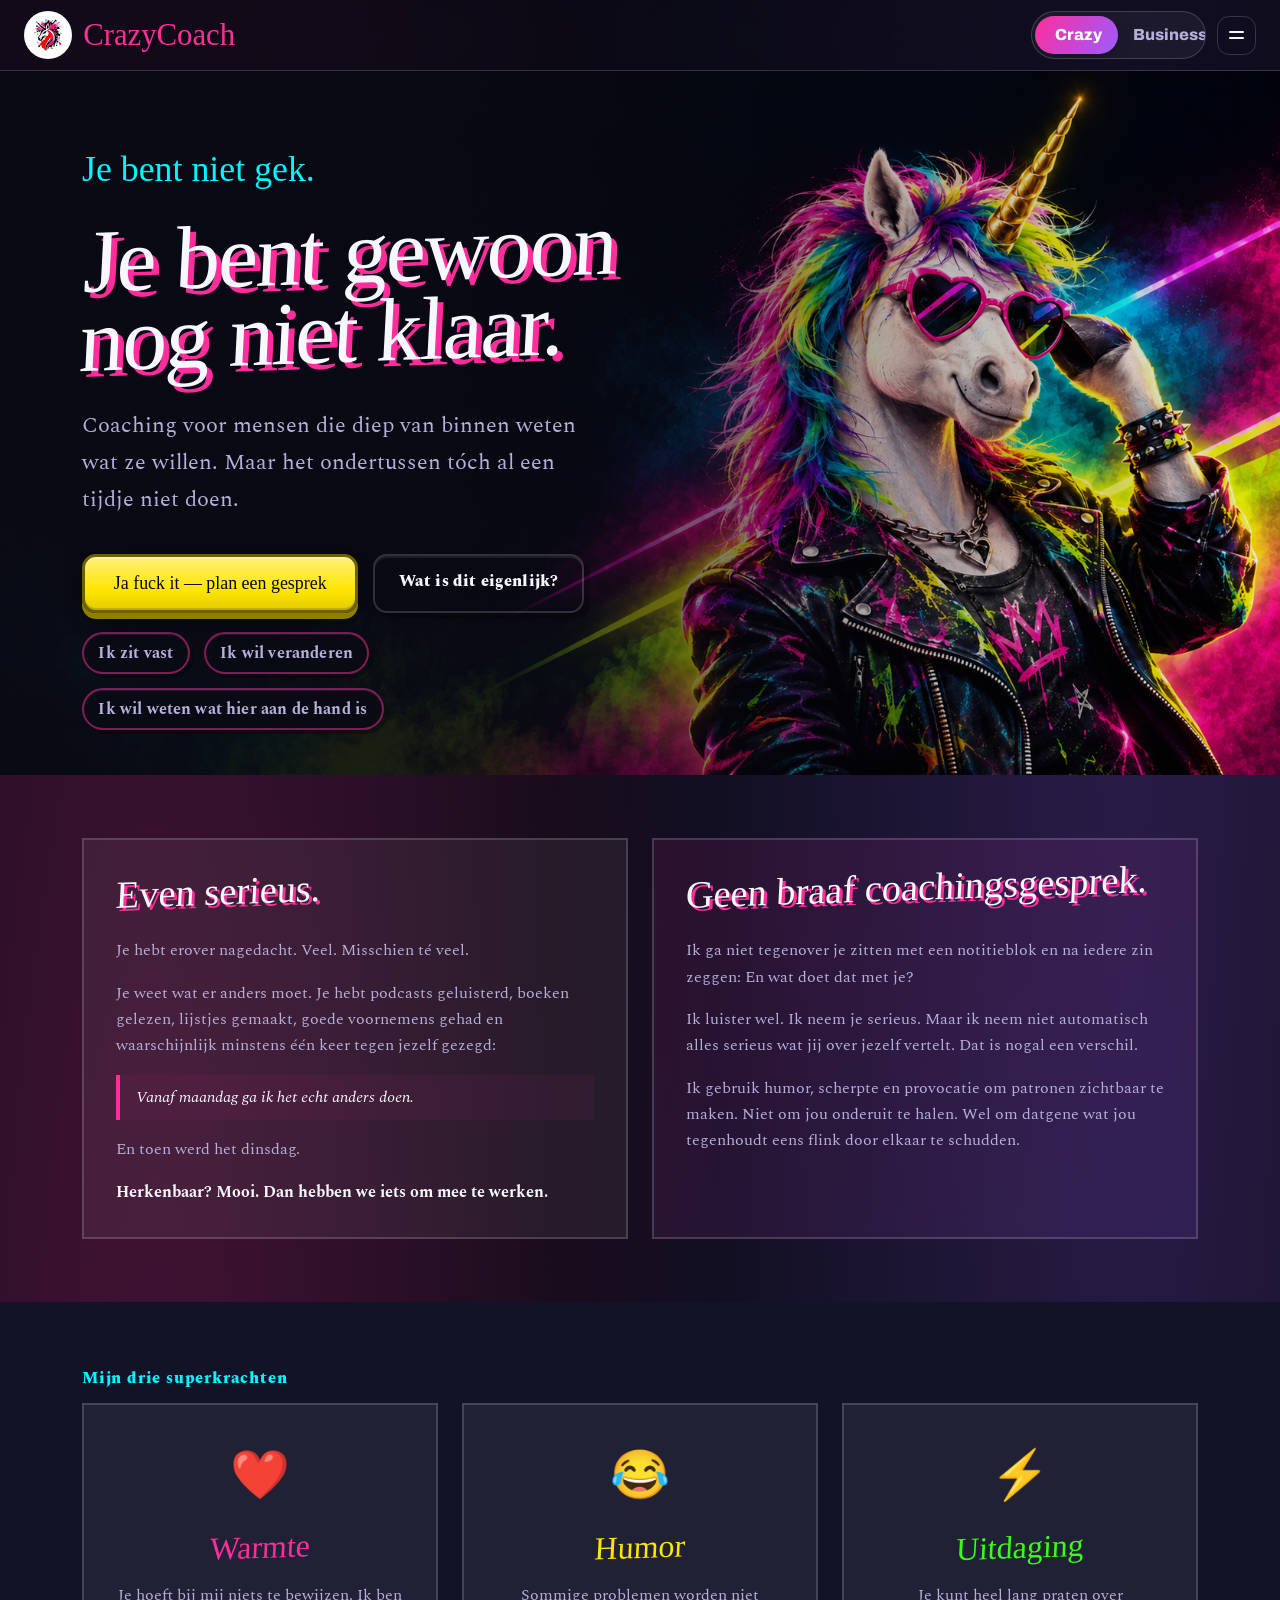
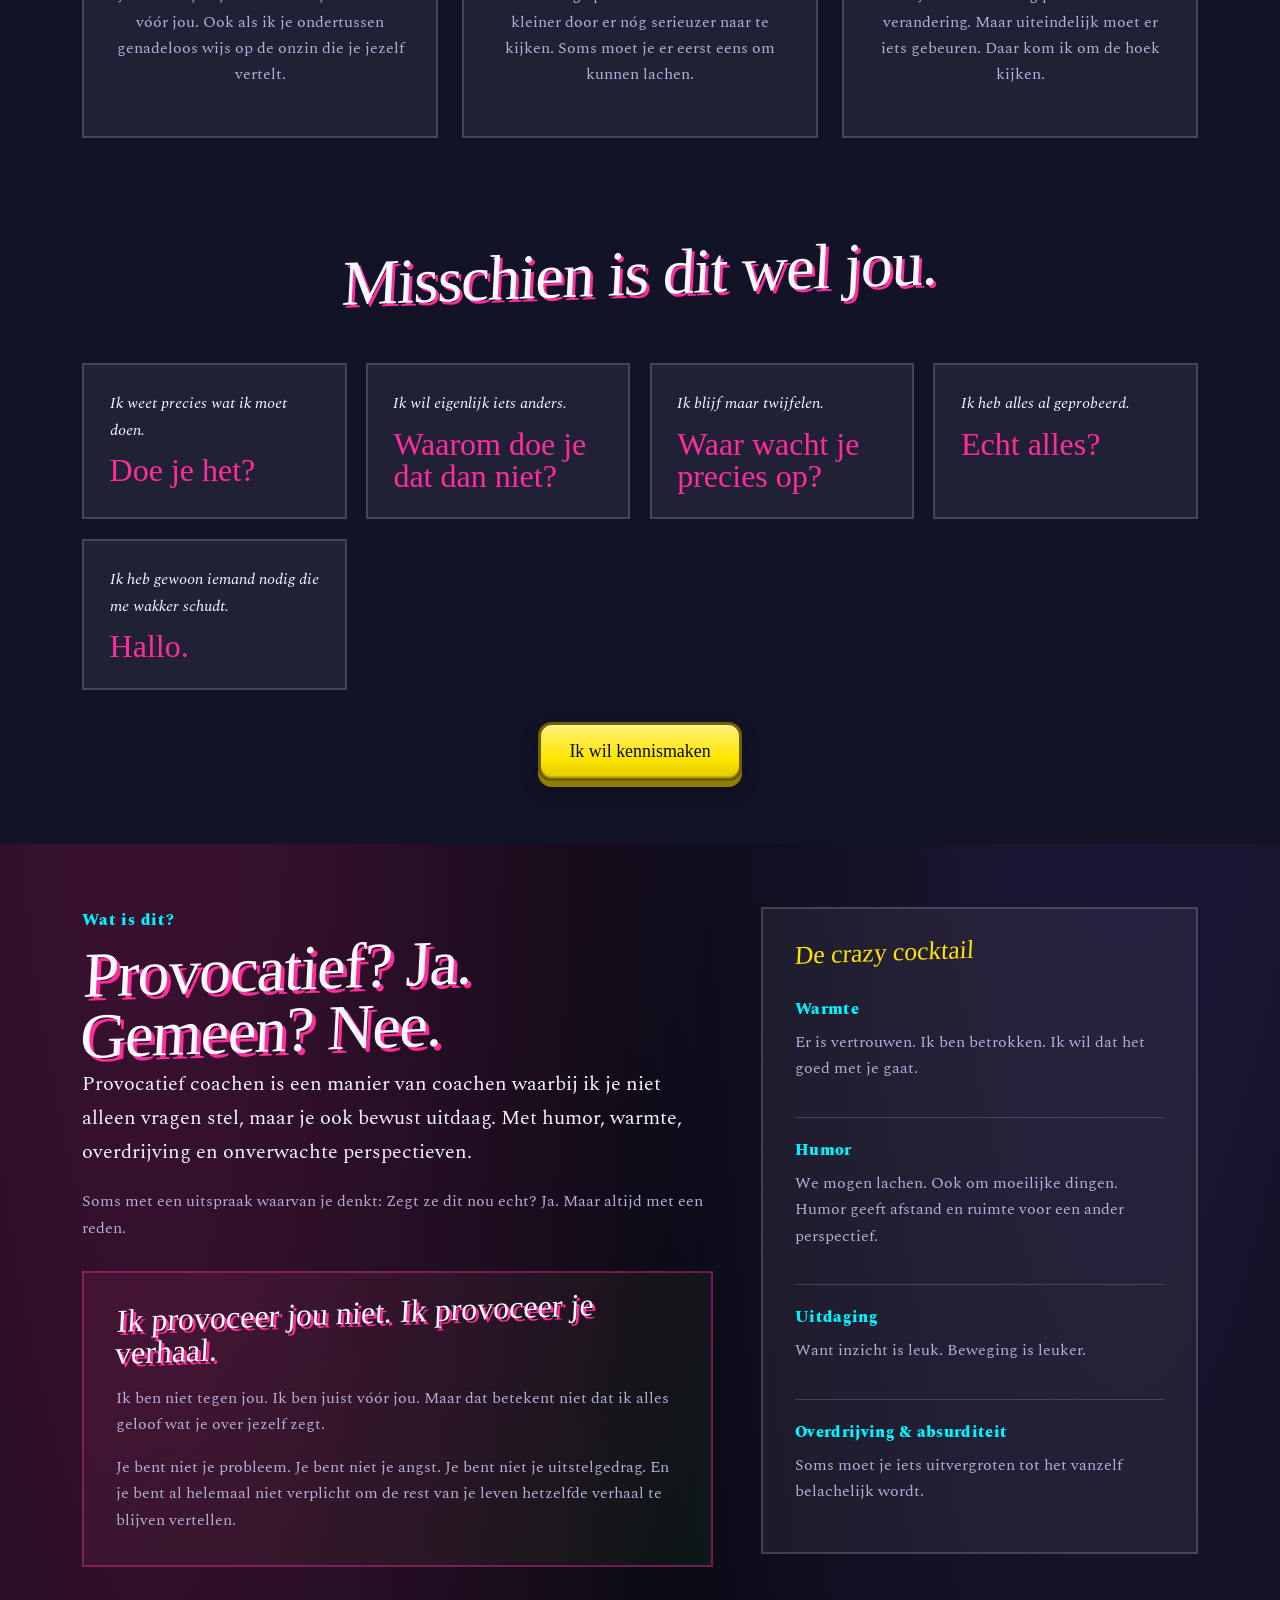
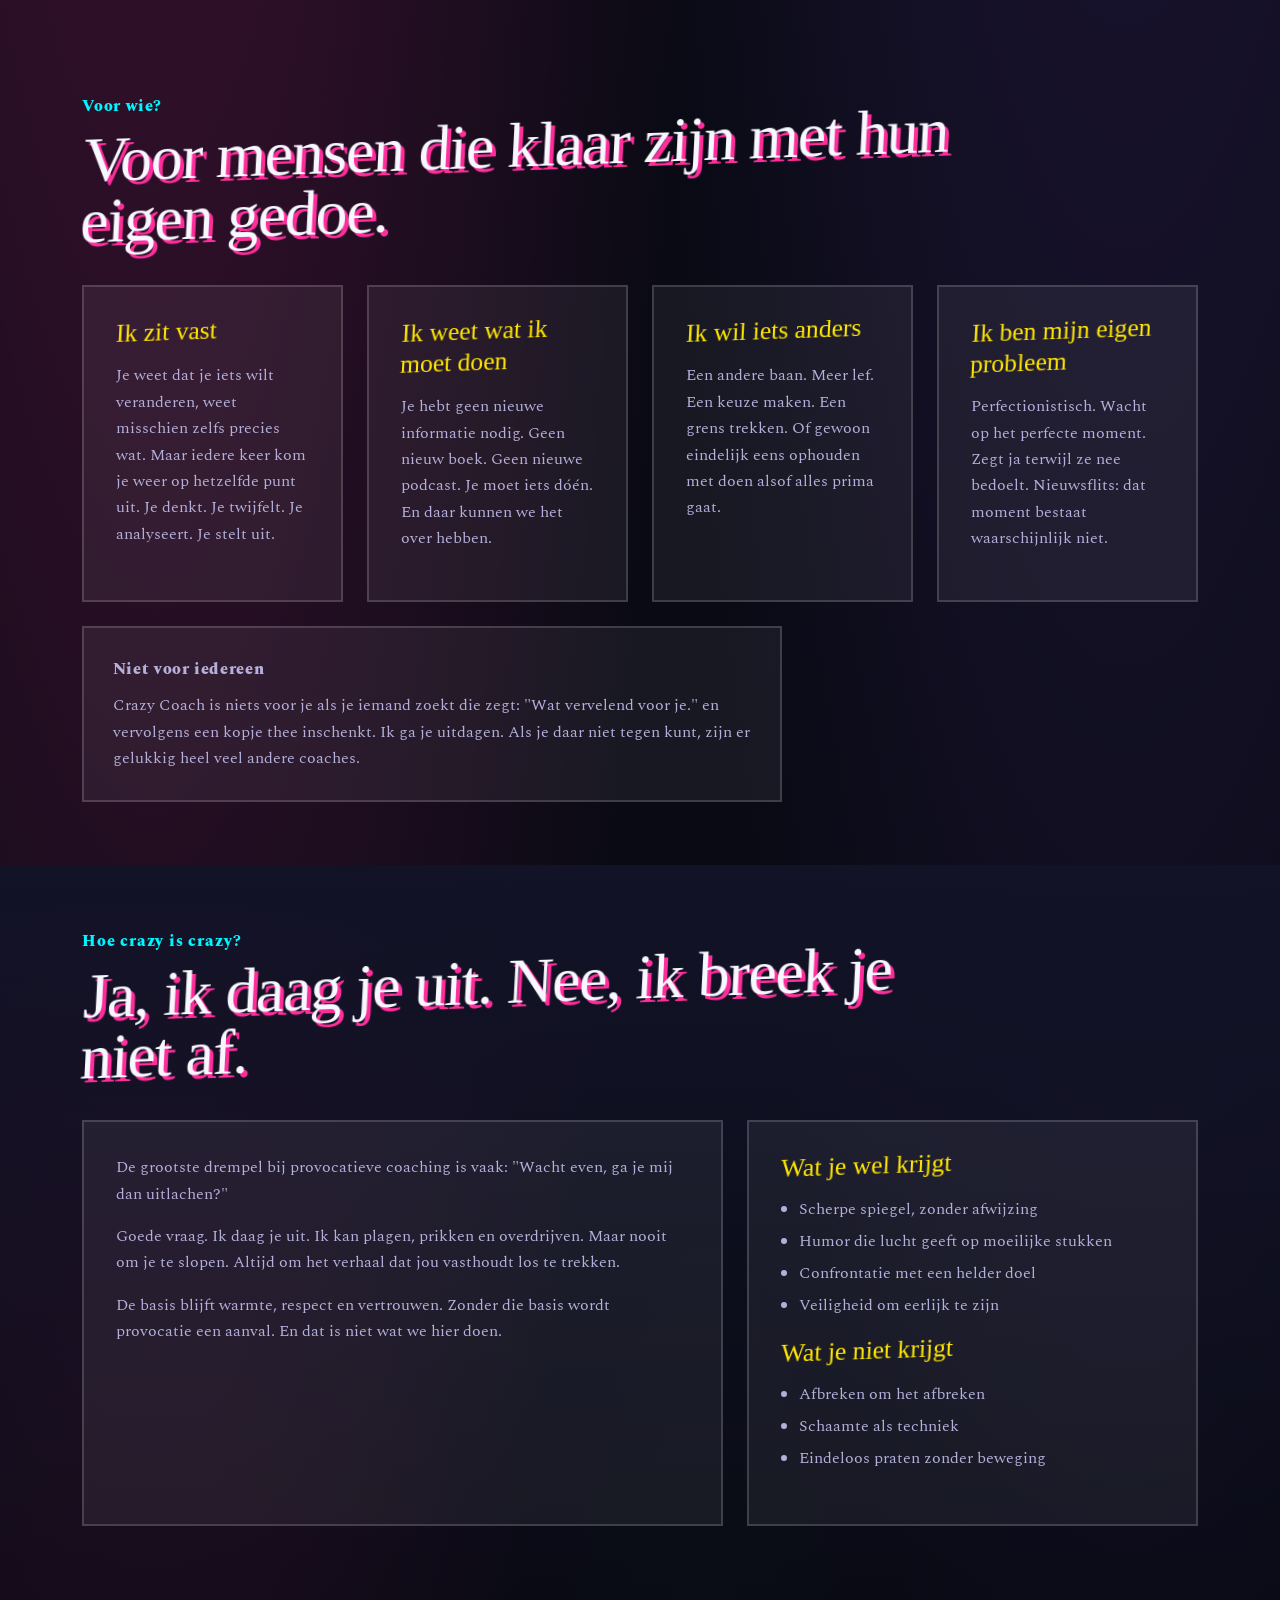
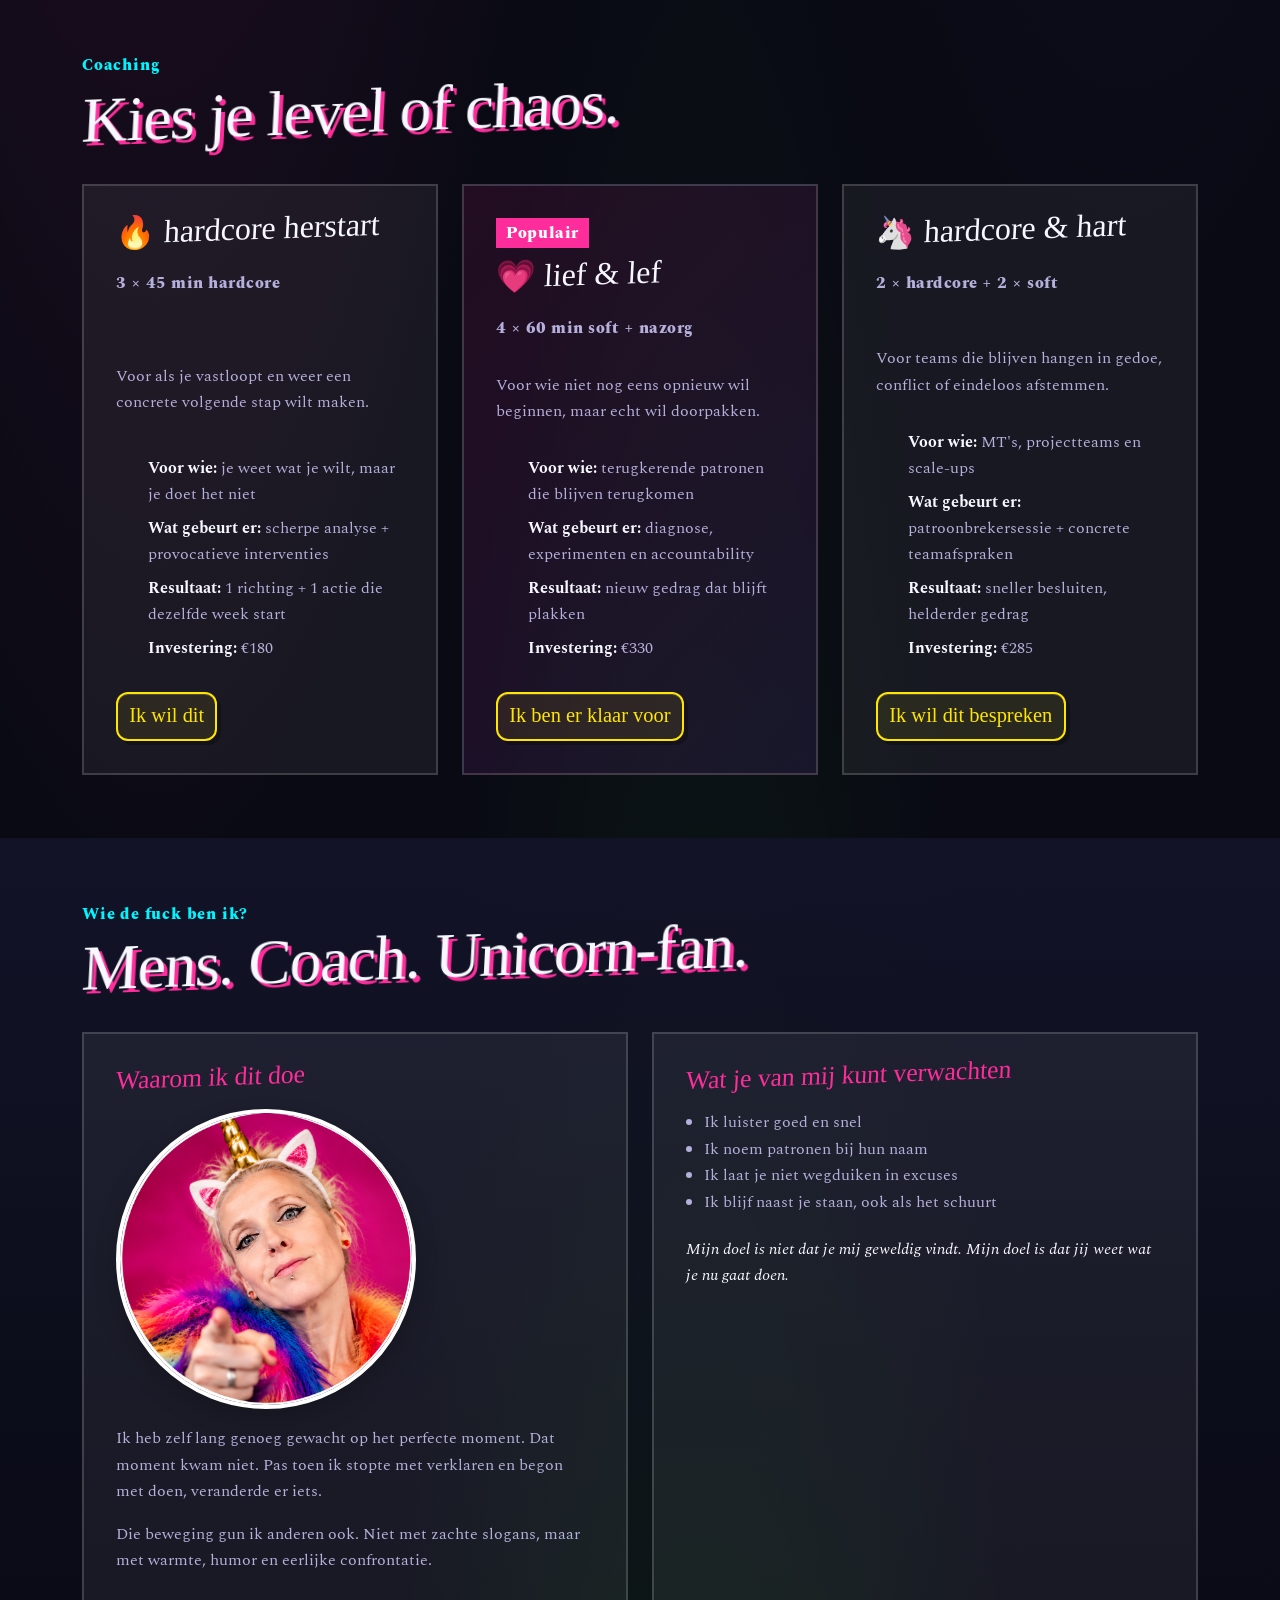
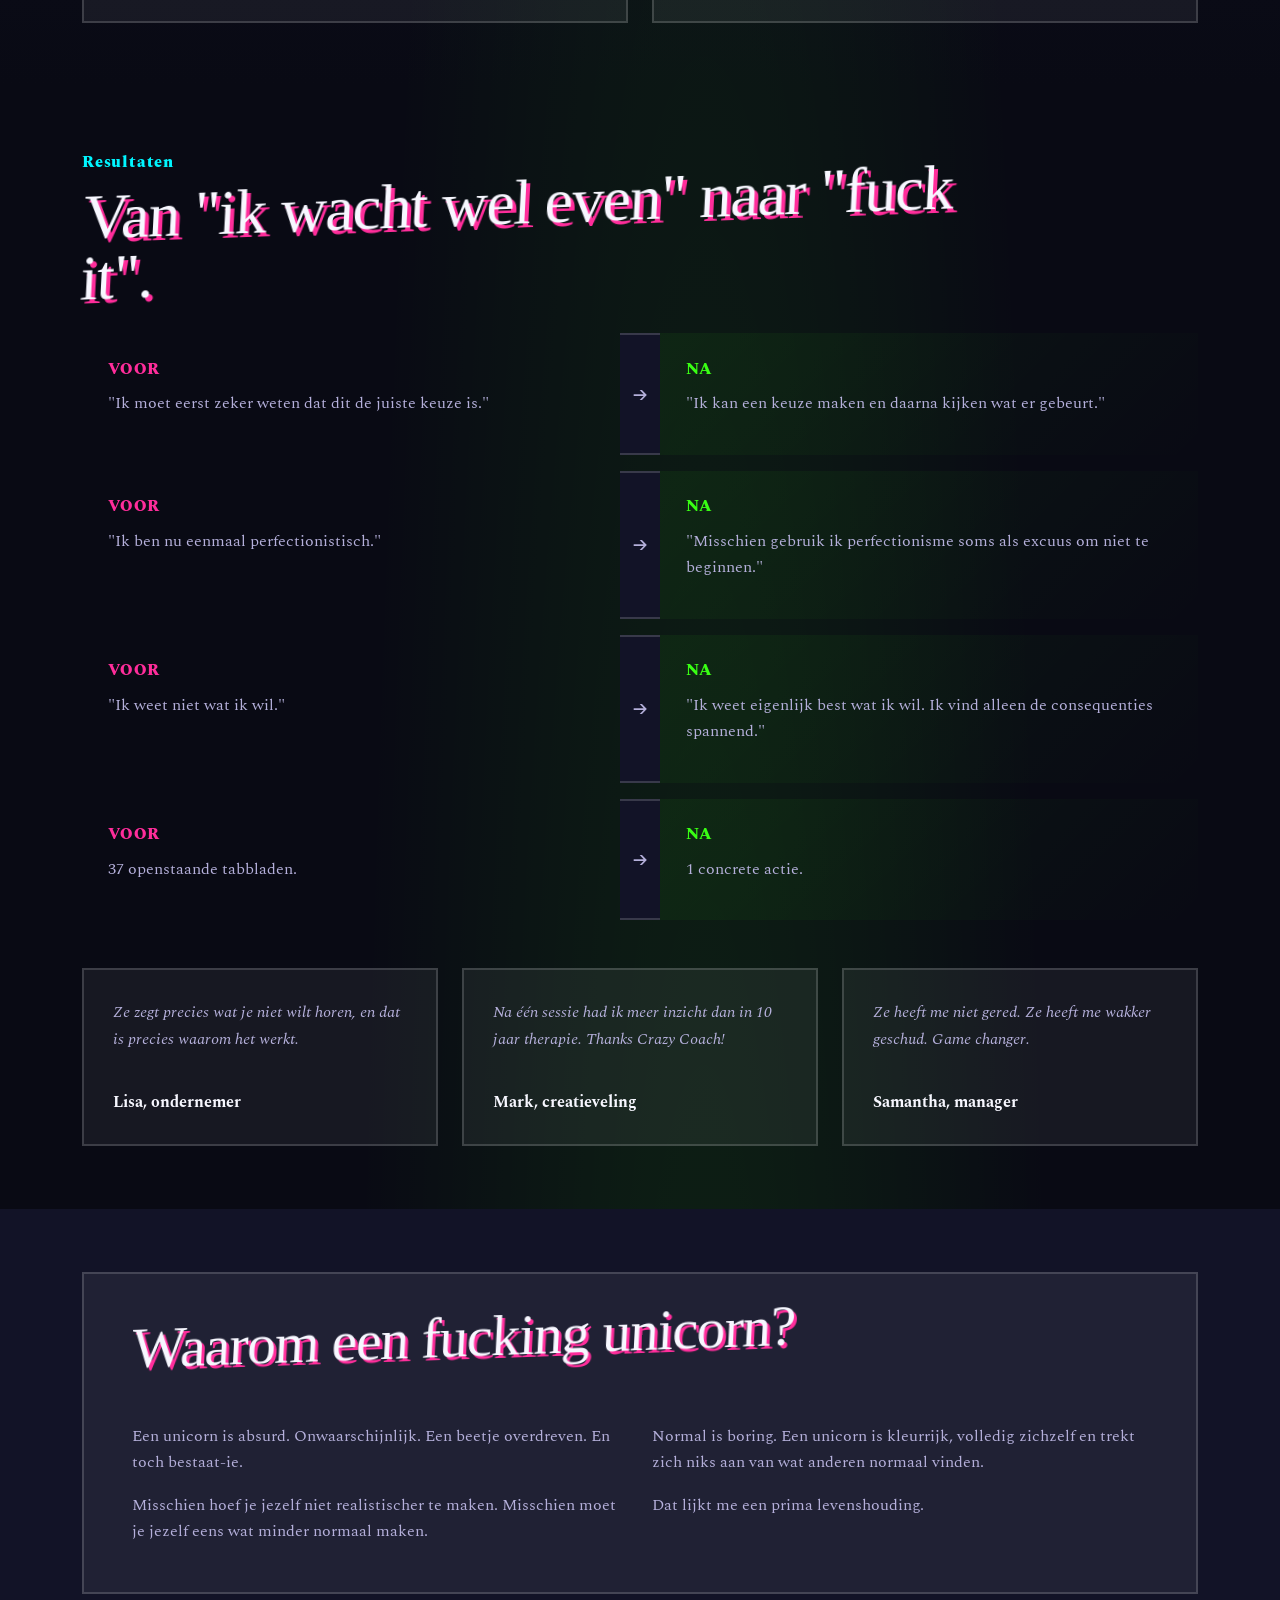
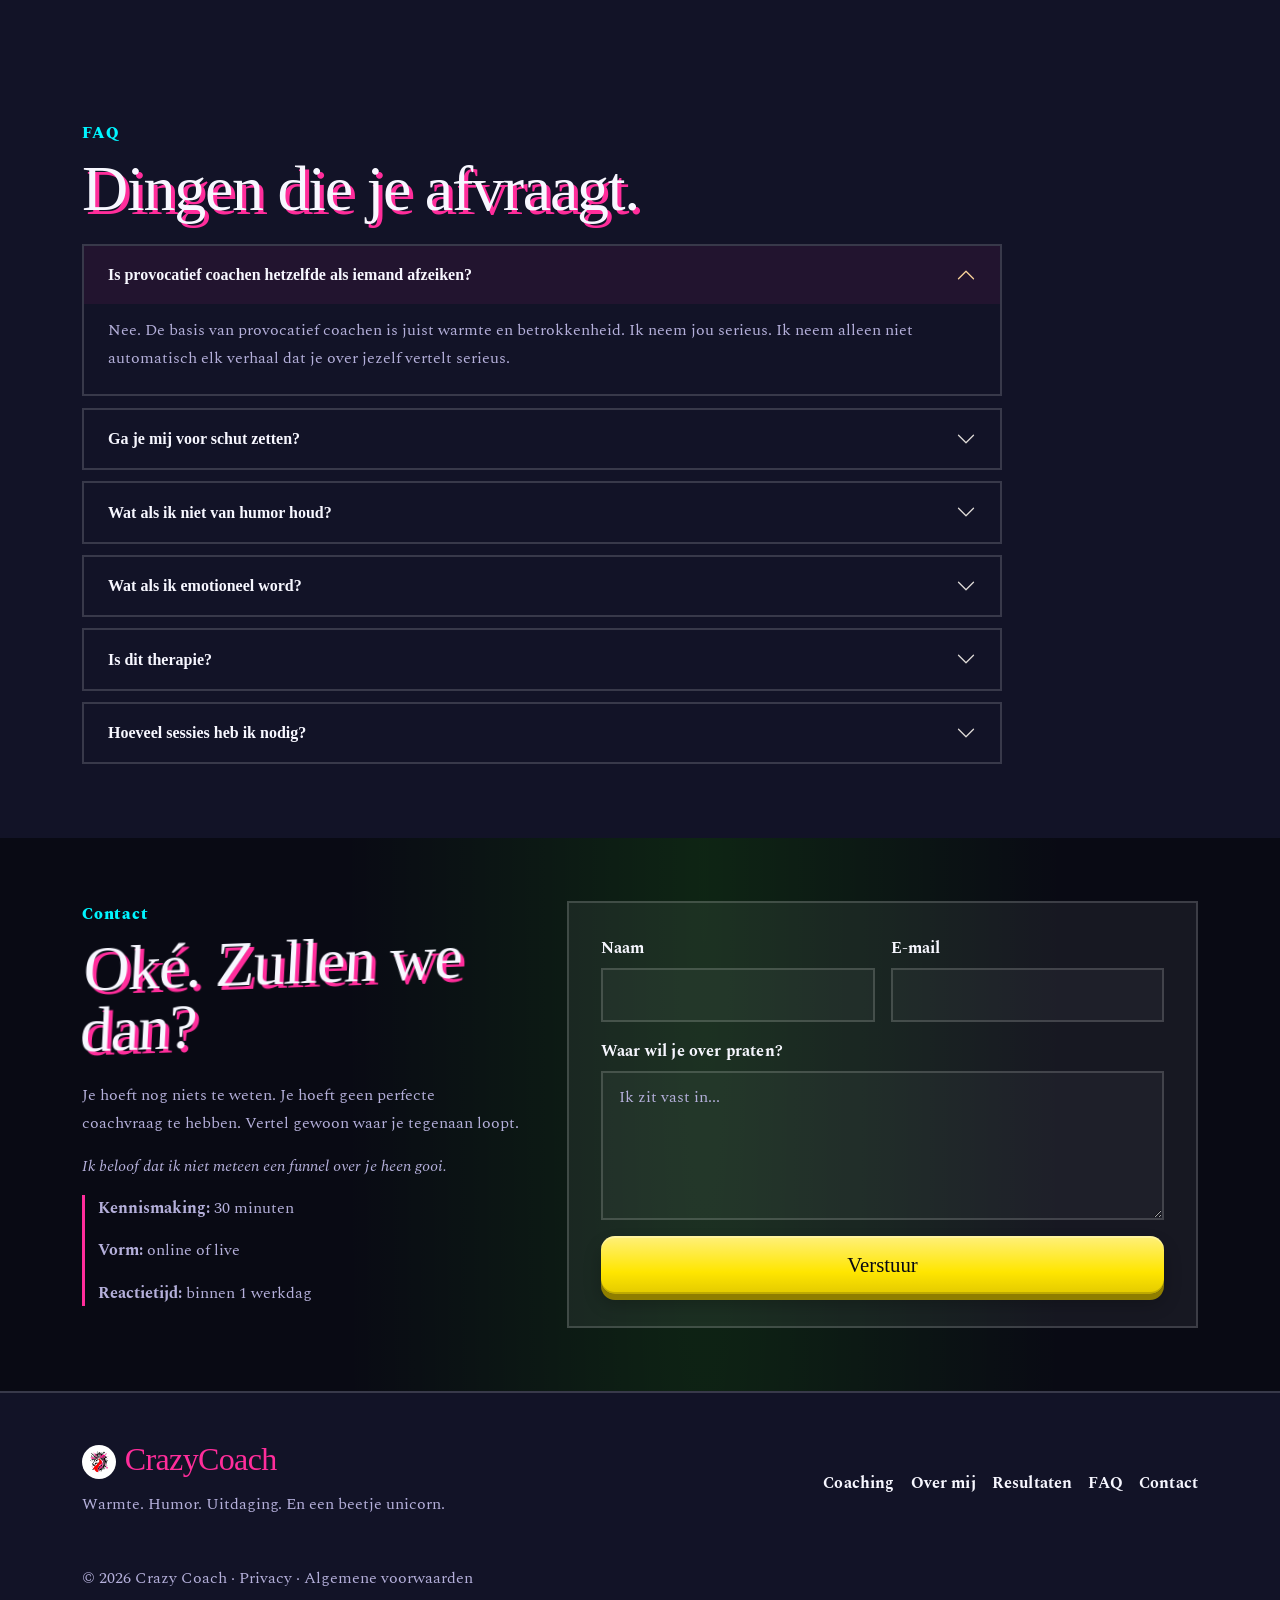
<file: docs/index.html>
<!DOCTYPE html>
<html lang="nl">

<head>
  <meta charset="UTF-8" />
  <meta name="viewport" content="width=device-width, initial-scale=1.0" />
  <title>Crazy Coach — Warmte. Humor. Uitdaging.</title>
  <meta name="description"
    content="Provocatieve coaching voor mensen die weten wat ze willen maar het niet doen. Warmte, humor en uitdaging." />
  <link rel="canonical" href="https://www.crazycoach.nl/" />
  <meta property="og:type" content="website" />
  <meta property="og:locale" content="nl_NL" />
  <meta property="og:site_name" content="CrazyCoach" />
  <meta property="og:title" content="Je bent niet gek. Je bent gewoon nog niet klaar. | CrazyCoach" />
  <meta property="og:description"
    content="Weet je wat je wilt, maar doe je het steeds niet? Met warmte, humor en een flinke dosis uitdaging help ik je weer in beweging." />
  <meta property="og:url" content="https://www.crazycoach.nl/" />
  <meta property="og:image" content="https://www.crazycoach.nl/images/social/share-crazy.jpg" />
  <meta property="og:image:alt" content="Een kleurrijke punk-unicorn als gezicht van CrazyCoach" />
  <meta property="og:image:type" content="image/jpeg" />
  <meta property="og:image:width" content="1200" />
  <meta property="og:image:height" content="630" />
  <meta name="twitter:card" content="summary_large_image" />
  <meta name="twitter:title" content="Je bent niet gek. Je bent gewoon nog niet klaar. | CrazyCoach" />
  <meta name="twitter:description"
    content="Weet je wat je wilt, maar doe je het steeds niet? Met warmte, humor en een flinke dosis uitdaging help ik je weer in beweging." />
  <meta name="twitter:image" content="https://www.crazycoach.nl/images/social/share-crazy.jpg" />
  <link rel="preconnect" href="https://fonts.googleapis.com" />
  <link rel="preconnect" href="https://fonts.gstatic.com" crossorigin />
  <link
    href="https://fonts.googleapis.com/css2?family=Archivo:ital,wght@0,400;0,600;0,800;0,900;1,400&family=Permanent+Marker&family=Cormorant+Garamond:wght@500;600;700&family=Spectral:ital,wght@0,400;0,500;0,600;1,400&display=swap"
    rel="stylesheet" />
  <link href="https://cdn.jsdelivr.net/npm/bootstrap@5.3.3/dist/css/bootstrap.min.css" rel="stylesheet" />
  <link rel="stylesheet" href="styles.css" />
</head>

<body class="theme-crazy">

  <!-- TOPBAR -->
  <header class="topbar" id="home">
    <div class="container-fluid px-3 px-md-4 topbar-inner">
      <a href="#home" class="brand" aria-label="Crazy Coach">
        <img src="images/brand/unicorn.svg" alt="Unicorn logo van Crazy Coach" class="brand-logo" />
        <span class="brand-text">CrazyCoach</span>
      </a>

      <div class="topbar-actions">
        <div class="mode-toggle" id="modeToggle" role="group" aria-label="Wissel stijl">
          <button class="mode-option mode-crazy active" type="button" data-mode="crazy"
            aria-pressed="true">Crazy</button>
          <button class="mode-option mode-business" type="button" data-mode="business"
            aria-pressed="false">Business</button>
        </div>
        <button class="nav-toggle" type="button" data-bs-toggle="collapse" data-bs-target="#mainNav"
          aria-controls="mainNav" aria-expanded="false" aria-label="Open navigatie">
          <span class="hamburger-icon" aria-hidden="true">
            <span></span>
            <span></span>
          </span>
        </button>
      </div>

      <nav class="collapse nav-collapse" id="mainNav" aria-label="Navigatie">
        <div class="nav-links">
          <a href="#wat-is-dit" data-crazy="Wat is dit?" data-business="Wat is dit?">Wat is dit?</a>
          <a href="#voor-wie" data-crazy="Voor wie?" data-business="Voor wie?">Voor wie?</a>
          <a href="#coaching" data-crazy="Coaching" data-business="Coaching">Coaching</a>
          <a href="#resultaten" data-crazy="Resultaten" data-business="Resultaten">Resultaten</a>
          <a href="#faq" data-crazy="Faq" data-business="Faq">Faq</a>
          <a href="#contact" data-crazy="Contact" data-business="Contact">Contact</a>
        </div>
      </nav>
    </div>
  </header>

  <main>

    <!-- HERO -->
    <section class="hero">
      <div class="container">
        <div class="row align-items-center g-4 g-xl-5">

          <div class="col-lg-6 hero-copy">
            <p class="eyebrow" data-crazy="JE BENT NIET GEK." data-business="Je bent niet gek.">JE BENT NIET GEK.</p>
            <h1 data-crazy="JE BENT GEWOON NOG NIET KLAAR." data-business="Je bent gewoon nog niet klaar.">JE BENT
              GEWOON NOG NIET KLAAR.</h1>
            <p class="hero-lead"
              data-crazy="Coaching voor mensen die diep van binnen weten wat ze willen. Maar het ondertussen tóch al een tijdje niet doen."
              data-business="Coaching voor mensen die helder hebben wat ze willen veranderen, maar merken dat gedrag en intentie nog niet samenvallen.">
              Coaching voor mensen die diep van binnen weten wat ze willen. Maar het ondertussen
              tóch al een tijdje niet doen.</p>
            <div class="hero-cta">
              <a href="#contact" class="btn-main" data-crazy="JA FUCK IT — PLAN EEN GESPREK"
                data-business="Plan een gesprek">JA FUCK IT — PLAN EEN GESPREK</a>
              <a href="#wat-is-dit" class="btn-ghost" data-crazy="WAT IS DIT EIGENLIJK?"
                data-business="Wat is provocatieve coaching?">WAT IS DIT EIGENLIJK?</a>
            </div>
            <div class="hero-routes">
              <a href="#contact" class="route-pill" data-crazy="Ik zit vast" data-business="Ik loop vast">Ik zit
                vast</a>
              <a href="#contact" class="route-pill" data-crazy="Ik wil veranderen"
                data-business="Ik wil gericht veranderen">Ik wil veranderen</a>
              <a href="#contact" class="route-pill" data-crazy="Ik wil weten wat hier aan de hand is"
                data-business="Ik wil scherp krijgen wat speelt">Ik wil weten wat hier aan de hand is</a>
            </div>
          </div>

        </div>
      </div>
    </section>

    <!-- EVEN SERIEUS -->
    <section class="section-intro">
      <div class="container">
        <div class="row g-4">
          <div class="col-lg-6">
            <div class="prose-box">
              <h2 data-crazy="EVEN SERIEUS." data-business="Even serieus.">EVEN SERIEUS.</h2>
              <p data-crazy="Je hebt erover nagedacht. Veel. Misschien té veel."
                data-business="Je hebt het onderwerp al vaak geanalyseerd. Mogelijk zo vaak dat analyse nu actie vervangt.">
                Je hebt erover nagedacht. Veel. Misschien té veel.</p>
              <p data-crazy="Je weet wat er anders moet. Je hebt podcasts geluisterd, boeken gelezen, lijstjes gemaakt, goede voornemens gehad en waarschijnlijk minstens één keer tegen jezelf gezegd:"
                data-business="Je kent de theorie al. Je hebt gelezen, geluisterd en voorbereid. De vraag is nu niet meer wat je weet, maar wat je daadwerkelijk inzet.">
                Je weet wat er anders moet. Je hebt podcasts geluisterd, boeken gelezen, lijstjes gemaakt, goede
                voornemens gehad en waarschijnlijk minstens één keer tegen jezelf gezegd:</p>
              <blockquote data-crazy="Vanaf maandag ga ik het echt anders doen."
                data-business="Volgende week start ik echt.">"Vanaf maandag ga ik het echt anders doen."</blockquote>
              <p data-crazy="En toen werd het dinsdag." data-business="En daarna bleef het opnieuw liggen.">En toen werd
                het dinsdag.</p>
              <p><strong data-crazy="Herkenbaar? Mooi. Dan hebben we iets om mee te werken."
                  data-business="Herkenbaar? Dan is er direct een concrete ingang voor coaching.">Herkenbaar? Mooi. Dan
                  hebben we iets om mee te werken.</strong></p>
            </div>
          </div>
          <div class="col-lg-6">
            <div class="prose-box prose-box--accent">
              <h2 data-crazy="GEEN BRAAF COACHINGSGESPREK." data-business="Geen braaf coachingsgesprek.">GEEN BRAAF
                COACHINGSGESPREK.</h2>
              <p data-crazy="Ik ga niet tegenover je zitten met een notitieblok en na iedere zin zeggen: En wat doet dat met je?"
                data-business="Je krijgt geen standaardgesprek met voorspelbare vragen en vrijblijvende reflectie.">Ik
                ga niet tegenover je zitten met een notitieblok en na iedere zin zeggen: "En wat doet dat met je?"
              </p>
              <p data-crazy="Ik luister wel. Ik neem je serieus. Maar ik neem niet automatisch alles serieus wat jij over jezelf vertelt. Dat is nogal een verschil."
                data-business="Ik luister scherp en neem je serieus. Tegelijk toets ik je verhaal op patronen, vermijding en aannames.">
                Ik luister wel. Ik neem je serieus. Maar ik neem niet automatisch alles serieus wat jij over jezelf
                vertelt. Dat is nogal een verschil.</p>
              <p data-crazy="Ik gebruik humor, scherpte en provocatie om patronen zichtbaar te maken. Niet om jou onderuit te halen. Wel om datgene wat jou tegenhoudt eens flink door elkaar te schudden."
                data-business="Humor, uitdaging en confronterende vragen zijn middelen om vastzittende patronen zichtbaar en veranderbaar te maken.">
                Ik gebruik humor, scherpte en provocatie om patronen zichtbaar te maken. Niet om jou onderuit te halen.
                Wel om datgene wat jou tegenhoudt eens flink door elkaar te schudden.</p>
            </div>
          </div>
        </div>
      </div>
    </section>

    <!-- SUPERKRACHTEN -->
    <section class="section-krachten">
      <div class="container">
        <p class="section-eyebrow" data-crazy="MIJN DRIE SUPERKRACHTEN" data-business="Werkwijze">MIJN DRIE
          SUPERKRACHTEN</p>
        <div class="row g-4">
          <div class="col-md-4">
            <div class="kracht-card kracht-card--warmte">
              <div class="kracht-icon">❤️</div>
              <h3 data-crazy="WARMTE" data-business="Warmte">WARMTE</h3>
              <p data-crazy="Je hoeft bij mij niets te bewijzen. Ik ben vóór jou. Ook als ik je ondertussen genadeloos wijs op de onzin die je jezelf vertelt."
                data-business="De relatie is veilig en respectvol. Juist daardoor kunnen we lastige patronen direct bespreken.">
                Je hoeft bij mij niets te bewijzen. Ik ben vóór jou. Ook als ik je ondertussen genadeloos wijs op de
                onzin die je jezelf vertelt.</p>
            </div>
          </div>
          <div class="col-md-4">
            <div class="kracht-card kracht-card--humor">
              <div class="kracht-icon">😂</div>
              <h3 data-crazy="HUMOR" data-business="Humor">HUMOR</h3>
              <p data-crazy="Sommige problemen worden niet kleiner door er nóg serieuzer naar te kijken. Soms moet je er eerst eens om kunnen lachen."
                data-business="Humor creëert afstand tot het probleem en helpt om sneller andere keuzes te zien.">
                Sommige problemen worden niet kleiner door er nóg serieuzer naar te kijken. Soms moet je er eerst eens
                om kunnen lachen.</p>
            </div>
          </div>
          <div class="col-md-4">
            <div class="kracht-card kracht-card--uitdaging">
              <div class="kracht-icon">⚡</div>
              <h3 data-crazy="UITDAGING" data-business="Uitdaging">UITDAGING</h3>
              <p data-crazy="Je kunt heel lang praten over verandering. Maar uiteindelijk moet er iets gebeuren. Daar kom ik om de hoek kijken."
                data-business="Inzicht is pas waardevol als het leidt tot concreet gedrag. Daarom sturen we op uitvoering.">
                Je kunt heel lang praten over verandering. Maar uiteindelijk moet er iets gebeuren. Daar kom ik om de
                hoek kijken.</p>
            </div>
          </div>
        </div>
      </div>
    </section>

    <!-- IS DIT JOU? -->
    <section class="section-jou">
      <div class="container">
        <h2 class="jou-title" data-crazy="MISSCHIEN IS DIT WEL JOU." data-business="Herken je dit?">MISSCHIEN IS DIT WEL
          JOU.</h2>
        <div class="jou-grid">
          <div class="jou-item">
            <p class="jou-statement" data-crazy="Ik weet precies wat ik moet doen."
              data-business="Ik weet inhoudelijk wat nodig is.">"Ik weet precies wat ik moet doen."</p>
            <p class="jou-reply" data-crazy="Doe je het?" data-business="Lukt het ook in de praktijk?">Doe je het?</p>
          </div>
          <div class="jou-item">
            <p class="jou-statement" data-crazy="Ik wil eigenlijk iets anders."
              data-business="Ik wil een andere richting.">"Ik wil eigenlijk iets anders."</p>
            <p class="jou-reply" data-crazy="Waarom doe je dat dan niet?" data-business="Wat houdt je nu tegen?">Waarom
              doe je dat dan niet?</p>
          </div>
          <div class="jou-item">
            <p class="jou-statement" data-crazy="Ik blijf maar twijfelen."
              data-business="Ik blijf in afwegingen hangen.">"Ik blijf maar twijfelen."</p>
            <p class="jou-reply" data-crazy="Waar wacht je precies op?" data-business="Welke beslissing stel je uit?">
              Waar wacht je precies op?</p>
          </div>
          <div class="jou-item">
            <p class="jou-statement" data-crazy="Ik heb alles al geprobeerd."
              data-business="Ik heb al veel geprobeerd.">"Ik heb alles al geprobeerd."</p>
            <p class="jou-reply" data-crazy="Echt alles?" data-business="Wat heb je nog niet geprobeerd?">Echt alles?
            </p>
          </div>
          <div class="jou-item">
            <p class="jou-statement" data-crazy="Ik heb gewoon iemand nodig die me wakker schudt."
              data-business="Ik heb een spiegel en duidelijke feedback nodig.">"Ik heb gewoon iemand nodig die me wakker
              schudt."</p>
            <p class="jou-reply" data-crazy="Hallo." data-business="Dan ben je op de juiste plek.">Hallo.</p>
          </div>
        </div>
        <div class="text-center mt-4">
          <a href="#contact" class="btn-main" data-crazy="IK WIL KENNISMAKEN" data-business="Neem contact op">IK WIL
            KENNISMAKEN</a>
        </div>
      </div>
    </section>

    <!-- WAT IS PROVOCATIEF COACHEN? -->
    <section id="wat-is-dit" class="section-wat">
      <div class="container">
        <div class="row g-5 align-items-start">
          <div class="col-lg-7">
            <p class="section-eyebrow" data-crazy="WAT IS DIT?" data-business="Methodiek">WAT IS DIT?</p>
            <h2 class="section-title" data-crazy="PROVOCATIEF? JA. GEMEEN? NEE." data-business="Provocatieve coaching">
              PROVOCATIEF? JA. GEMEEN? NEE.</h2>
            <p class="lead-text"
              data-crazy="Provocatief coachen is een manier van coachen waarbij ik je niet alleen vragen stel, maar je ook bewust uitdaag. Met humor, warmte, overdrijving en onverwachte perspectieven."
              data-business="Provocatieve coaching combineert warmte, humor en uitdaging om hardnekkige patronen sneller te doorbreken.">
              Provocatief coachen is een manier van coachen waarbij ik je niet alleen vragen stel,
              maar je ook bewust uitdaag. Met humor, warmte, overdrijving en onverwachte perspectieven.</p>
            <p class="body-text"
              data-crazy="Soms met een uitspraak waarvan je denkt: Zegt ze dit nou echt? Ja. Maar altijd met een reden."
              data-business="Confrontatie is geen doel op zich, maar een gerichte interventie om beweging te creëren.">
              Soms met een uitspraak waarvan je denkt: "Zegt ze dit nou echt?" Ja. Maar altijd met
              een reden.</p>

            <div class="provoceer-box">
              <h3 data-crazy="IK PROVOCEER JOU NIET. IK PROVOCEER JE VERHAAL."
                data-business="Ik provoceer je verhaal, niet jou.">IK PROVOCEER JOU NIET. IK PROVOCEER JE VERHAAL.</h3>
              <p data-crazy="Ik ben niet tegen jou. Ik ben juist vóór jou. Maar dat betekent niet dat ik alles geloof wat je over jezelf zegt."
                data-business="Ik werk altijd naast je, nooit tegenover je. Tegelijk neem ik aannames niet automatisch over.">
                Ik ben niet tegen jou. Ik ben juist vóór jou. Maar dat betekent niet dat ik alles geloof wat je over
                jezelf zegt.</p>
              <p data-crazy="Je bent niet je probleem. Je bent niet je angst. Je bent niet je uitstelgedrag. En je bent al helemaal niet verplicht om de rest van je leven hetzelfde verhaal te blijven vertellen."
                data-business="Doel is loskomen van gedrag dat niet meer werkt, zodat je weer keuzes maakt die passen bij wie je wilt zijn.">
                Je bent niet je probleem. Je bent niet je angst. Je bent niet je uitstelgedrag. En je bent al helemaal
                niet verplicht om de rest van je leven hetzelfde verhaal te blijven vertellen.</p>
            </div>
          </div>

          <div class="col-lg-5">
            <div class="cocktail-card">
              <h3 data-crazy="DE CRAZY COCKTAIL" data-business="De methode">DE CRAZY COCKTAIL</h3>
              <div class="cocktail-item">
                <strong>Warmte</strong>
                <p>Er is vertrouwen. Ik ben betrokken. Ik wil dat het goed met je gaat.</p>
              </div>
              <div class="cocktail-item">
                <strong>Humor</strong>
                <p>We mogen lachen. Ook om moeilijke dingen. Humor geeft afstand en ruimte voor een ander perspectief.
                </p>
              </div>
              <div class="cocktail-item">
                <strong>Uitdaging</strong>
                <p>Want inzicht is leuk. Beweging is leuker.</p>
              </div>
              <div class="cocktail-item last">
                <strong>Overdrijving &amp; absurditeit</strong>
                <p>Soms moet je iets uitvergroten tot het vanzelf belachelijk wordt.</p>
              </div>
            </div>
          </div>
        </div>
      </div>
    </section>

    <!-- VOOR WIE? -->
    <section id="voor-wie" class="section-wie">
      <div class="container">
        <p class="section-eyebrow" data-crazy="VOOR WIE?" data-business="Voor wie?">VOOR WIE?</p>
        <h2 class="section-title" data-crazy="VOOR MENSEN DIE KLAAR ZIJN MET HUN EIGEN GEDOE."
          data-business="Voor mensen die klaar zijn met hun eigen patronen.">VOOR MENSEN DIE KLAAR ZIJN MET HUN EIGEN
          GEDOE.</h2>
        <div class="row g-4 mt-2">
          <div class="col-md-6 col-xl-3">
            <article class="wie-card">
              <h4>Ik zit vast</h4>
              <p>Je weet dat je iets wilt veranderen, weet misschien zelfs precies wat. Maar iedere keer kom je weer op
                hetzelfde punt uit. Je denkt. Je twijfelt. Je analyseert. Je stelt uit.</p>
            </article>
          </div>
          <div class="col-md-6 col-xl-3">
            <article class="wie-card">
              <h4>Ik weet wat ik moet doen</h4>
              <p>Je hebt geen nieuwe informatie nodig. Geen nieuw boek. Geen nieuwe podcast. Je moet iets dóén. En daar
                kunnen we het over hebben.</p>
            </article>
          </div>
          <div class="col-md-6 col-xl-3">
            <article class="wie-card">
              <h4>Ik wil iets anders</h4>
              <p>Een andere baan. Meer lef. Een keuze maken. Een grens trekken. Of gewoon eindelijk eens ophouden met
                doen alsof alles prima gaat.</p>
            </article>
          </div>
          <div class="col-md-6 col-xl-3">
            <article class="wie-card">
              <h4>Ik ben mijn eigen probleem</h4>
              <p>Perfectionistisch. Wacht op het perfecte moment. Zegt ja terwijl ze nee bedoelt. Nieuwsflits: dat
                moment bestaat waarschijnlijk niet.</p>
            </article>
          </div>
        </div>

        <div class="niet-card mt-4">
          <p class="niet-label" data-crazy="NIET VOOR IEDEREEN" data-business="Niet voor iedereen">NIET VOOR IEDEREEN
          </p>
          <p>Crazy Coach is niets voor je als je iemand zoekt die zegt: "Wat vervelend voor je." en vervolgens een kopje
            thee inschenkt. Ik ga je uitdagen. Als je daar niet tegen kunt, zijn er gelukkig heel veel andere coaches.
          </p>
        </div>
      </div>
    </section>

    <!-- HOE CRAZY IS CRAZY? -->
    <section class="section-grenzen" id="hoe-crazy">
      <div class="container">
        <p class="section-eyebrow" data-crazy="HOE CRAZY IS CRAZY?" data-business="Veilige confrontatie">HOE CRAZY IS
          CRAZY?</p>
        <h2 class="section-title" data-crazy="JA, IK DAAG JE UIT. NEE, IK BREEK JE NIET AF."
          data-business="Confronterend, maar veilig.">JA, IK DAAG JE UIT. NEE, IK BREEK JE NIET AF.</h2>
        <div class="row g-4 mt-2">
          <div class="col-lg-7">
            <div class="grenzen-card">
              <p>De grootste drempel bij provocatieve coaching is vaak: "Wacht even, ga je mij dan uitlachen?"</p>
              <p>Goede vraag. Ik daag je uit. Ik kan plagen, prikken en overdrijven. Maar nooit om je te slopen. Altijd
                om het verhaal dat jou vasthoudt los te trekken.</p>
              <p>De basis blijft warmte, respect en vertrouwen. Zonder die basis wordt provocatie een aanval. En dat is
                niet wat we hier doen.</p>
            </div>
          </div>
          <div class="col-lg-5">
            <div class="grenzen-list">
              <h3 data-crazy="Wat je wel krijgt" data-business="Wat je kunt verwachten">Wat je wel krijgt</h3>
              <ul>
                <li>Scherpe spiegel, zonder afwijzing</li>
                <li>Humor die lucht geeft op moeilijke stukken</li>
                <li>Confrontatie met een helder doel</li>
                <li>Veiligheid om eerlijk te zijn</li>
              </ul>
              <h3 data-crazy="Wat je niet krijgt" data-business="Wat dit niet is">Wat je niet krijgt</h3>
              <ul>
                <li>Afbreken om het afbreken</li>
                <li>Schaamte als techniek</li>
                <li>Eindeloos praten zonder beweging</li>
              </ul>
            </div>
          </div>
        </div>
      </div>
    </section>

    <!-- COACHING AANBOD -->
    <section id="coaching" class="section-coaching">
      <div class="container">
        <p class="section-eyebrow" data-crazy="COACHING" data-business="Aanbod">COACHING</p>
        <h2 class="section-title" data-crazy="KIES JE LEVEL OF CHAOS." data-business="Kies wat bij je past.">KIES JE
          LEVEL OF CHAOS.</h2>
        <div class="row g-4 mt-2">
          <div class="col-md-4">
            <article class="offer-card">
              <h3 data-crazy="🔥 HARDCORE HERSTART" data-business="Hardcore Herstart">🔥 HARDCORE HERSTART</h3>
              <p class="offer-meta">3 × 45 min hardcore</p>
              <p>Voor als je vastloopt en weer een concrete volgende stap wilt maken.</p>
              <ul class="offer-points">
                <li><strong>Voor wie:</strong> je weet wat je wilt, maar je doet het niet</li>
                <li><strong>Wat gebeurt er:</strong> scherpe analyse + provocatieve interventies</li>
                <li><strong>Resultaat:</strong> 1 richting + 1 actie die dezelfde week start</li>
                <li><strong>Investering:</strong> €180</li>
              </ul>
              <a href="#contact" class="offer-cta" data-crazy="IK WIL DIT" data-business="Plan een kennismaking">IK WIL
                DIT</a>
            </article>
          </div>
          <div class="col-md-4">
            <article class="offer-card offer-card--featured">
              <span class="offer-badge" data-crazy="POPULAIR" data-business="Populair">POPULAIR</span>
              <h3 data-crazy="💗 LIEF &amp; LEF" data-business="Lief &amp; Lef">💗 LIEF &amp; LEF</h3>
              <p class="offer-meta">4 × 60 min soft + nazorg</p>
              <p>Voor wie niet nog eens opnieuw wil beginnen, maar echt wil doorpakken.</p>
              <ul class="offer-points">
                <li><strong>Voor wie:</strong> terugkerende patronen die blijven terugkomen</li>
                <li><strong>Wat gebeurt er:</strong> diagnose, experimenten en accountability</li>
                <li><strong>Resultaat:</strong> nieuw gedrag dat blijft plakken</li>
                <li><strong>Investering:</strong> €330</li>
              </ul>
              <a href="#contact" class="offer-cta" data-crazy="IK BEN ER KLAAR VOOR"
                data-business="Bekijk het traject">IK BEN ER KLAAR VOOR</a>
            </article>
          </div>
          <div class="col-md-4">
            <article class="offer-card">
              <h3 data-crazy="🦄 HARDCORE &amp; HART" data-business="Hardcore &amp; Hart">🦄 HARDCORE &amp; HART
              </h3>
              <p class="offer-meta">2 × hardcore + 2 × soft</p>
              <p>Voor teams die blijven hangen in gedoe, conflict of eindeloos afstemmen.</p>
              <ul class="offer-points">
                <li><strong>Voor wie:</strong> MT's, projectteams en scale-ups</li>
                <li><strong>Wat gebeurt er:</strong> patroonbrekersessie + concrete teamafspraken</li>
                <li><strong>Resultaat:</strong> sneller besluiten, helderder gedrag</li>
                <li><strong>Investering:</strong> €285</li>
              </ul>
              <a href="#contact" class="offer-cta" data-crazy="IK WIL DIT BESPREKEN" data-business="Neem contact op">IK
                WIL DIT BESPREKEN</a>
            </article>
          </div>
        </div>
      </div>
    </section>

    <!-- OVER MIJ -->
    <section id="over-mij" class="section-over">
      <div class="container">
        <p class="section-eyebrow" data-crazy="WIE DE FUCK BEN IK?" data-business="Over de coach">WIE DE FUCK BEN IK?
        </p>
        <h2 class="section-title" data-crazy="MENS. COACH. UNICORN-FAN."
          data-business="Persoonlijk, direct en professioneel.">MENS. COACH. UNICORN-FAN.</h2>
        <div class="row g-4 mt-2">
          <div class="col-lg-6">
            <div class="over-card">
              <h3 data-crazy="Waarom ik dit doe" data-business="Mijn achtergrond">Waarom ik dit doe</h3>
              <div class="coach-photo-block" aria-label="Coach foto per modus">
                <img src="images/coach/coach-crazy-2.png" alt="Placeholder coachfoto voor crazy modus"
                  class="coach-photo coach-photo--crazy" />
                <img src="images/coach/coach-business-2.png" alt="Placeholder coachfoto voor business modus"
                  class="coach-photo coach-photo--business" />
              </div>
              <p data-crazy="Ik heb zelf lang genoeg gewacht op het perfecte moment. Dat moment kwam niet. Pas toen ik stopte met verklaren en begon met doen, veranderde er iets."
                data-business="Ik heb van dichtbij ervaren hoe lang mensen in analyse kunnen blijven hangen. Verandering begon pas toen ik verantwoordelijkheid koppelde aan concrete actie.">
                Ik heb zelf lang genoeg gewacht op het perfecte moment. Dat moment kwam niet. Pas toen ik stopte met
                verklaren en begon met doen, veranderde er iets.</p>
              <p data-crazy="Die beweging gun ik anderen ook. Niet met zachte slogans, maar met warmte, humor en eerlijke confrontatie."
                data-business="Die aanpak gebruik ik nu in coaching: direct, menselijk en altijd gericht op uitvoerbare stappen.">
                Die beweging gun ik anderen ook. Niet met zachte slogans, maar met warmte, humor en eerlijke
                confrontatie.</p>
            </div>
          </div>
          <div class="col-lg-6">
            <div class="over-card">
              <h3 data-crazy="Wat je van mij kunt verwachten" data-business="Hoe ik werk">Wat je van mij kunt verwachten
              </h3>
              <ul>
                <li>Ik luister goed en snel</li>
                <li>Ik noem patronen bij hun naam</li>
                <li>Ik laat je niet wegduiken in excuses</li>
                <li>Ik blijf naast je staan, ook als het schuurt</li>
              </ul>
              <p class="over-quote"
                data-crazy="Mijn doel is niet dat je mij geweldig vindt. Mijn doel is dat jij weet wat je nu gaat doen."
                data-business="Mijn doel is dat je na een sessie helderheid, richting en uitvoerbare acties hebt.">"Mijn
                doel is niet dat je mij geweldig vindt. Mijn doel is dat jij weet wat je nu gaat doen."</p>
            </div>
          </div>
        </div>
      </div>
    </section>

    <!-- RESULTATEN -->
    <section id="resultaten" class="section-resultaten">
      <div class="container">
        <p class="section-eyebrow" data-crazy="RESULTATEN" data-business="Resultaten">RESULTATEN</p>
        <h2 class="section-title" data-crazy='VAN "IK WACHT WEL EVEN" NAAR "FUCK IT".'
          data-business="Wat het oplevert.">VAN "IK WACHT WEL EVEN" NAAR "FUCK IT".</h2>

        <div class="ba-table mt-4">
          <div class="ba-row">
            <div class="ba-cell ba-before">
              <span class="ba-tag">VOOR</span>
              <p>"Ik moet eerst zeker weten dat dit de juiste keuze is."</p>
            </div>
            <div class="ba-arrow" aria-hidden="true">→</div>
            <div class="ba-cell ba-after">
              <span class="ba-tag">NA</span>
              <p>"Ik kan een keuze maken en daarna kijken wat er gebeurt."</p>
            </div>
          </div>
          <div class="ba-row">
            <div class="ba-cell ba-before">
              <span class="ba-tag">VOOR</span>
              <p>"Ik ben nu eenmaal perfectionistisch."</p>
            </div>
            <div class="ba-arrow" aria-hidden="true">→</div>
            <div class="ba-cell ba-after">
              <span class="ba-tag">NA</span>
              <p>"Misschien gebruik ik perfectionisme soms als excuus om niet te beginnen."</p>
            </div>
          </div>
          <div class="ba-row">
            <div class="ba-cell ba-before">
              <span class="ba-tag">VOOR</span>
              <p>"Ik weet niet wat ik wil."</p>
            </div>
            <div class="ba-arrow" aria-hidden="true">→</div>
            <div class="ba-cell ba-after">
              <span class="ba-tag">NA</span>
              <p>"Ik weet eigenlijk best wat ik wil. Ik vind alleen de consequenties spannend."</p>
            </div>
          </div>
          <div class="ba-row">
            <div class="ba-cell ba-before">
              <span class="ba-tag">VOOR</span>
              <p>37 openstaande tabbladen.</p>
            </div>
            <div class="ba-arrow" aria-hidden="true">→</div>
            <div class="ba-cell ba-after">
              <span class="ba-tag">NA</span>
              <p>1 concrete actie.</p>
            </div>
          </div>
        </div>

        <div class="row g-4 mt-4">
          <div class="col-md-4">
            <blockquote class="testi">
              <p data-crazy="Ze zegt precies wat je niet wilt horen, en dat is precies waarom het werkt."
                data-business="De feedback was direct en precies op het juiste punt. Daardoor kon ik eindelijk doorpakken.">
                "Ze zegt precies wat je niet wilt horen, en dat is precies waarom het werkt."</p>
              <footer data-crazy="Lisa, ondernemer" data-business="Lisa, ondernemer">— Lisa, ondernemer</footer>
            </blockquote>
          </div>
          <div class="col-md-4">
            <blockquote class="testi">
              <p data-crazy="Na één sessie had ik meer inzicht dan in 10 jaar therapie. Thanks Crazy Coach!"
                data-business="In één sessie werd duidelijk welk patroon mij blokkeerde en wat ik vervolgens moest doen.">
                "Na één sessie had ik meer inzicht dan in 10 jaar therapie. Thanks Crazy Coach!"</p>
              <footer data-crazy="Mark, creatieveling" data-business="Mark, creatief professional">— Mark, creatieveling
              </footer>
            </blockquote>
          </div>
          <div class="col-md-4">
            <blockquote class="testi">
              <p data-crazy="Ze heeft me niet gered. Ze heeft me wakker geschud. Game changer."
                data-business="Ik kreeg geen pleisters, maar heldere confrontatie. Dat maakte direct verschil in mijn keuzes.">
                "Ze heeft me niet gered. Ze heeft me wakker geschud. Game changer."</p>
              <footer data-crazy="Samantha, manager" data-business="Samantha, teammanager">— Samantha, manager</footer>
            </blockquote>
          </div>
        </div>
      </div>
    </section>

    <!-- DE UNICORN -->
    <section class="section-unicorn">
      <div class="container">
        <div class="unicorn-inner">
          <h2 data-crazy="WAAROM EEN FUCKING UNICORN?" data-business="Waarom een unicorn?">WAAROM EEN FUCKING UNICORN?
          </h2>
          <div class="row g-4 mt-2">
            <div class="col-md-6">
              <p>Een unicorn is absurd. Onwaarschijnlijk. Een beetje overdreven. En toch bestaat-ie.</p>
              <p>Misschien hoef je jezelf niet realistischer te maken. Misschien moet je jezelf eens wat minder normaal
                maken.</p>
            </div>
            <div class="col-md-6">
              <p>Normal is boring. Een unicorn is kleurrijk, volledig zichzelf en trekt zich niks aan van wat anderen
                normaal vinden.</p>
              <p>Dat lijkt me een prima levenshouding.</p>
            </div>
          </div>
        </div>
      </div>
    </section>

    <!-- FAQ -->
    <section id="faq" class="section-faq">
      <div class="container">
        <p class="section-eyebrow" data-crazy="FAQ" data-business="Veelgestelde vragen">FAQ</p>
        <h2 class="section-title" data-crazy="DINGEN DIE JE AFVRAAGT." data-business="Veelgestelde vragen.">DINGEN DIE
          JE AFVRAAGT.</h2>
        <div class="accordion faq-acc mt-4" id="faqAcc">
          <div class="accordion-item">
            <h3 class="accordion-header">
              <button class="accordion-button" type="button" data-bs-toggle="collapse" data-bs-target="#f1"
                data-crazy="Is provocatief coachen hetzelfde als iemand afzeiken?"
                data-business="Is provocatieve coaching hard of onveilig?">
                Is provocatief coachen hetzelfde als iemand afzeiken?
              </button>
            </h3>
            <div id="f1" class="accordion-collapse collapse show" data-bs-parent="#faqAcc">
              <div class="accordion-body"
                data-crazy="Nee. De basis van provocatief coachen is juist warmte en betrokkenheid. Ik neem jou serieus. Ik neem alleen niet automatisch elk verhaal dat je over jezelf vertelt serieus."
                data-business="Nee. De methode is confronterend, maar rust op veiligheid en respect. We onderzoeken je aannames kritisch, zonder jou als persoon af te wijzen.">
                Nee. De basis van provocatief coachen is juist warmte en betrokkenheid. Ik
                neem jou serieus. Ik neem alleen niet automatisch elk verhaal dat je over jezelf vertelt serieus.</div>
            </div>
          </div>
          <div class="accordion-item">
            <h3 class="accordion-header">
              <button class="accordion-button collapsed" type="button" data-bs-toggle="collapse" data-bs-target="#f2"
                data-crazy="Ga je mij voor schut zetten?" data-business="Kan ik me hier veilig uitspreken?">
                Ga je mij voor schut zetten?
              </button>
            </h3>
            <div id="f2" class="accordion-collapse collapse" data-bs-parent="#faqAcc">
              <div class="accordion-body"
                data-crazy="Hopelijk niet. Provocatie hoort binnen een veilige coachrelatie en vraagt om afstemming. Ik kan je uitdagen, je plagen, je op het verkeerde been zetten - maar ik laat je niet vallen."
                data-business="Ja. Veiligheid staat voorop. Ik kan stevig confronteren, maar altijd met afstemming, respect en een duidelijk doel.">
                Hopelijk niet. Provocatie hoort binnen een veilige coachrelatie en vraagt om
                afstemming. Ik kan je uitdagen, je plagen, je op het verkeerde been zetten — maar ik laat je niet
                vallen.</div>
            </div>
          </div>
          <div class="accordion-item">
            <h3 class="accordion-header">
              <button class="accordion-button collapsed" type="button" data-bs-toggle="collapse" data-bs-target="#f3"
                data-crazy="Wat als ik niet van humor houd?" data-business="Moet humor altijd een rol spelen?">
                Wat als ik niet van humor houd?
              </button>
            </h3>
            <div id="f3" class="accordion-collapse collapse" data-bs-parent="#faqAcc">
              <div class="accordion-body"
                data-crazy="Dan wordt het interessant. Humor is een middel, geen verplicht programmaonderdeel. We kijken naar wat je nodig hebt."
                data-business="Niet per se. Humor is een instrument dat we inzetten als het helpt. De aanpak blijft afgestemd op wat jij nodig hebt.">
                Dan wordt het interessant. Humor is een middel, geen verplicht
                programmaonderdeel. We kijken naar wat je nodig hebt.</div>
            </div>
          </div>
          <div class="accordion-item">
            <h3 class="accordion-header">
              <button class="accordion-button collapsed" type="button" data-bs-toggle="collapse" data-bs-target="#f4"
                data-crazy="Wat als ik emotioneel word?"
                data-business="Wat gebeurt er als het gesprek emotioneel wordt?">
                Wat als ik emotioneel word?
              </button>
            </h3>
            <div id="f4" class="accordion-collapse collapse" data-bs-parent="#faqAcc">
              <div class="accordion-body"
                data-crazy="Dan stoppen we met grappig doen. Er is ruimte voor alles wat er is. Warmte komt voor de grap."
                data-business="Dan vertragen we. Emotie krijgt ruimte en wordt professioneel begeleid. Veiligheid en zorg blijven leidend.">
                Dan stoppen we met grappig doen. Er is ruimte voor alles wat er is. Warmte
                komt vóór de grap.</div>
            </div>
          </div>
          <div class="accordion-item">
            <h3 class="accordion-header">
              <button class="accordion-button collapsed" type="button" data-bs-toggle="collapse" data-bs-target="#f5"
                data-crazy="Is dit therapie?" data-business="Is coaching hetzelfde als therapie?">
                Is dit therapie?
              </button>
            </h3>
            <div id="f5" class="accordion-collapse collapse" data-bs-parent="#faqAcc">
              <div class="accordion-body"
                data-crazy="Nee. Dit is coaching, geen psychologische behandeling of therapie. Er is een duidelijk verschil in doel, methode en scope."
                data-business="Nee. Dit is coaching. Bij coaching ligt de focus op keuzes, gedrag en uitvoering; niet op psychologische behandeling.">
                Nee. Dit is coaching, geen psychologische behandeling of therapie. Er is een
                duidelijk verschil in doel, methode en scope.</div>
            </div>
          </div>
          <div class="accordion-item">
            <h3 class="accordion-header">
              <button class="accordion-button collapsed" type="button" data-bs-toggle="collapse" data-bs-target="#f6"
                data-crazy="Hoeveel sessies heb ik nodig?" data-business="Hoe bepalen we de duur van het traject?">
                Hoeveel sessies heb ik nodig?
              </button>
            </h3>
            <div id="f6" class="accordion-collapse collapse" data-bs-parent="#faqAcc">
              <div class="accordion-body"
                data-crazy="Geen idee. En dat is een serieus antwoord. Dat hangt af van je vraag, je doel en wat je nodig hebt. We kunnen daar tijdens de kennismaking eerlijk naar kijken."
                data-business="Dat bepalen we op basis van je vraag, doel en context. Tijdens de kennismaking maken we samen een realistische inschatting.">
                Geen idee. En dat is een serieus antwoord. Dat hangt af van je vraag, je doel
                en wat je nodig hebt. We kunnen daar tijdens de kennismaking eerlijk naar kijken.</div>
            </div>
          </div>
        </div>
      </div>
    </section>

    <!-- CONTACT -->
    <section id="contact" class="section-contact">
      <div class="container">
        <div class="row g-5 align-items-start">
          <div class="col-lg-5">
            <p class="section-eyebrow" data-crazy="CONTACT" data-business="Contact">CONTACT</p>
            <h2 class="section-title" data-crazy="OKÉ. ZULLEN WE DAN?" data-business="Zullen we kennismaken?">OKÉ.
              ZULLEN WE DAN?</h2>
            <p class="contact-lead"
              data-crazy="Je hoeft nog niets te weten. Je hoeft geen perfecte coachvraag te hebben. Vertel gewoon waar je tegenaan loopt."
              data-business="Je hoeft je vraag nog niet volledig uitgewerkt te hebben. Een korte schets van je situatie is genoeg om een goed eerste gesprek te plannen.">
              Je hoeft nog niets te weten. Je hoeft geen perfecte coachvraag te hebben. Vertel
              gewoon waar je tegenaan loopt.</p>
            <p class="contact-promise" data-crazy="Ik beloof dat ik niet meteen een funnel over je heen gooi."
              data-business="Ik beloof dat ik niet meteen een funnel over je heen gooi.">Ik beloof dat ik niet meteen
              een funnel over je heen gooi.</p>
            <div class="contact-quick">
              <p><strong>Kennismaking:</strong> 30 minuten</p>
              <p><strong>Vorm:</strong> online of live</p>
              <p><strong>Reactietijd:</strong> binnen 1 werkdag</p>
            </div>
          </div>
          <div class="col-lg-7">
            <form class="contact-form" novalidate>
              <div class="row g-3">
                <div class="col-sm-6">
                  <label for="cNaam" class="form-label">Naam</label>
                  <input id="cNaam" type="text" class="form-control" autocomplete="name" />
                </div>
                <div class="col-sm-6">
                  <label for="cEmail" class="form-label">E-mail</label>
                  <input id="cEmail" type="email" class="form-control" autocomplete="email" />
                </div>
                <div class="col-12">
                  <label for="cBericht" class="form-label">Waar wil je over praten?</label>
                  <textarea id="cBericht" class="form-control" rows="5" placeholder="Ik zit vast in..."></textarea>
                </div>
                <div class="col-12">
                  <button type="submit" class="btn-main btn-submit">Verstuur</button>
                </div>
              </div>
            </form>
          </div>
        </div>
      </div>
    </section>

  </main>

  <footer class="site-footer">
    <div class="container">
      <div class="footer-row">
        <div>
          <div class="footer-brand">
            <img src="images/brand/unicorn.svg" alt="Unicorn logo van Crazy Coach" class="footer-logo-icon" />
            <p class="footer-logo">CrazyCoach</p>
          </div>
          <p class="footer-sub">Warmte. Humor. Uitdaging. En een beetje unicorn.</p>
        </div>
        <nav class="footer-nav" aria-label="Footer navigatie">
          <a href="#coaching">Coaching</a>
          <a href="#over-mij">Over mij</a>
          <a href="#resultaten">Resultaten</a>
          <a href="#faq">FAQ</a>
          <a href="#contact">Contact</a>
        </nav>
      </div>
      <p class="footer-copy">
        &#169; 2026 Crazy Coach ·
        <button class="legal-trigger" type="button" data-bs-toggle="modal"
          data-bs-target="#privacyModal">Privacy</button>
        ·
        <button class="legal-trigger" type="button" data-bs-toggle="modal" data-bs-target="#termsModal">Algemene
          voorwaarden</button>
      </p>
    </div>
  </footer>

  <div class="modal fade legal-modal" id="privacyModal" tabindex="-1" aria-labelledby="privacyModalTitle"
    aria-hidden="true">
    <div class="modal-dialog modal-lg modal-dialog-scrollable">
      <div class="modal-content">
        <div class="modal-header">
          <h2 class="modal-title" id="privacyModalTitle">Privacyverklaring</h2>
          <button type="button" class="btn-close" data-bs-dismiss="modal" aria-label="Sluiten"></button>
        </div>
        <div class="modal-body">
          <p class="legal-version">Versie: 27 september 2026</p>
          <p>Deze privacyverklaring is van toepassing op de verwerking van persoonsgegevens door CrazyCoach.</p>
          <h3>1. Verantwoordelijke</h3>
          <p><strong>Bedrijfsnaam:</strong> [Vul bedrijfsnaam in]</p>
          <p><strong>Adres:</strong> [Vul adres in]</p>
          <p><strong>KvK-nummer:</strong> [Vul KvK-nummer in]</p>
          <p><strong>E-mailadres:</strong> [Vul e-mailadres in]</p>
          <h3>2. Welke gegevens verwerken wij</h3>
          <p>Wij kunnen de volgende persoonsgegevens verwerken:</p>
          <ul>
            <li>Naam</li>
            <li>E-mailadres</li>
            <li>Inhoud van je bericht of aanvraag</li>
            <li>Gegevens over het gebruik van de website (zoals geanonimiseerde analytics, indien actief)</li>
          </ul>
          <h3>3. Doeleinden en grondslagen</h3>
          <p>Wij verwerken persoonsgegevens voor de volgende doelen:</p>
          <ul>
            <li>Contact opnemen naar aanleiding van een bericht of aanvraag</li>
            <li>Uitvoering van coachingdiensten en bijbehorende communicatie</li>
            <li>Administratie en facturatie</li>
            <li>Verbetering van de website en dienstverlening</li>
          </ul>
          <p>Wij verwerken gegevens op basis van toestemming, uitvoering van een overeenkomst en gerechtvaardigd belang.
          </p>
          <h3>4. Bewaartermijnen</h3>
          <p>Wij bewaren persoonsgegevens niet langer dan nodig voor het doel waarvoor ze zijn verzameld, tenzij
            wettelijke bewaartermijnen een langere opslag vereisen.</p>
          <h3>5. Delen met derden</h3>
          <p>Wij delen persoonsgegevens alleen met derden als dat nodig is voor onze dienstverlening of om te voldoen
            aan een wettelijke verplichting. Met verwerkers sluiten wij waar nodig verwerkersovereenkomsten.</p>
          <h3>6. Cookies en vergelijkbare technieken</h3>
          <p>De website kan functionele en analytische cookies gebruiken. Als trackingcookies of marketingcookies worden
            ingezet, vragen wij daarvoor vooraf toestemming.</p>
          <h3>7. Beveiliging</h3>
          <p>Wij nemen passende technische en organisatorische maatregelen om persoonsgegevens te beschermen tegen
            verlies, misbruik of onbevoegde toegang.</p>
          <h3>8. Rechten van betrokkenen</h3>
          <p>Je hebt recht op inzage, correctie, verwijdering, beperking van verwerking, overdraagbaarheid van gegevens
            en bezwaar. Verzoeken kun je sturen naar het hierboven genoemde e-mailadres.</p>
          <h3>9. Klachten</h3>
          <p>Als je een klacht hebt over de verwerking van persoonsgegevens, kun je contact opnemen met ons. Je hebt ook
            het recht om een klacht in te dienen bij de Autoriteit Persoonsgegevens.</p>
          <h3>10. Wijzigingen</h3>
          <p>Wij kunnen deze privacyverklaring wijzigen. De meest recente versie staat altijd op deze pagina.</p>
        </div>
      </div>
    </div>
  </div>

  <div class="modal fade legal-modal" id="termsModal" tabindex="-1" aria-labelledby="termsModalTitle"
    aria-hidden="true">
    <div class="modal-dialog modal-lg modal-dialog-scrollable">
      <div class="modal-content">
        <div class="modal-header">
          <h2 class="modal-title" id="termsModalTitle">Algemene voorwaarden</h2>
          <button type="button" class="btn-close" data-bs-dismiss="modal" aria-label="Sluiten"></button>
        </div>
        <div class="modal-body">
          <p class="legal-version">Versie: 27 september 2026</p>
          <h3>1. Definities</h3>
          <p>In deze voorwaarden wordt verstaan onder:</p>
          <ul>
            <li><strong>Opdrachtnemer:</strong> CrazyCoach, gevestigd te [plaats].</li>
            <li><strong>Opdrachtgever:</strong> de natuurlijke persoon of rechtspersoon die een dienst afneemt.</li>
            <li><strong>Diensten:</strong> coaching, trainingen, sessies en aanverwante werkzaamheden.</li>
          </ul>
          <h3>2. Toepasselijkheid</h3>
          <p>Deze voorwaarden zijn van toepassing op alle aanbiedingen, overeenkomsten en diensten van CrazyCoach,
            tenzij schriftelijk anders is overeengekomen.</p>
          <h3>3. Aanbod en overeenkomst</h3>
          <p>Aanbiedingen zijn vrijblijvend, tenzij anders vermeld. Een overeenkomst komt tot stand na schriftelijke
            bevestiging per e-mail of zodra de dienstverlening start.</p>
          <h3>4. Tarieven en betaling</h3>
          <p>Alle tarieven zijn in euro en exclusief btw, tenzij anders vermeld. Facturen dienen binnen 14 dagen na
            factuurdatum te worden voldaan.</p>
          <h3>5. Annulering en verplaatsing</h3>
          <p>Annulering of verplaatsing van een sessie door opdrachtgever kan kosteloos tot 24 uur voor aanvang. Bij
            annulering binnen 24 uur kan het volledige tarief in rekening worden gebracht.</p>
          <h3>6. Uitvoering van diensten</h3>
          <p>CrazyCoach voert de diensten uit naar beste inzicht en vermogen. Coaching is een inspanningsverplichting en
            geen resultaatsverplichting.</p>
          <h3>7. Vertrouwelijkheid</h3>
          <p>Partijen behandelen vertrouwelijke informatie strikt vertrouwelijk. Inhoud van coachgesprekken wordt niet
            met derden gedeeld, behalve wanneer een wettelijke plicht dit vereist.</p>
          <h3>8. Aansprakelijkheid</h3>
          <p>De aansprakelijkheid van CrazyCoach is beperkt tot directe schade en maximaal tot het bedrag dat voor de
            betreffende dienst is gefactureerd, tenzij sprake is van opzet of grove nalatigheid.</p>
          <h3>9. Overmacht</h3>
          <p>In geval van overmacht mag CrazyCoach de uitvoering opschorten of de overeenkomst aanpassen zonder gehouden
            te zijn tot schadevergoeding.</p>
          <h3>10. Intellectueel eigendom</h3>
          <p>Alle door CrazyCoach verstrekte materialen, modellen en content blijven eigendom van CrazyCoach, tenzij
            schriftelijk anders overeengekomen.</p>
          <h3>11. Privacy</h3>
          <p>De verwerking van persoonsgegevens vindt plaats volgens de privacyverklaring van CrazyCoach.</p>
          <h3>12. Klachten</h3>
          <p>Klachten dienen binnen redelijke termijn na constatering schriftelijk te worden gemeld via e-mail. Partijen
            streven naar een passende oplossing in overleg.</p>
          <h3>13. Toepasselijk recht en geschillen</h3>
          <p>Op alle rechtsverhoudingen is Nederlands recht van toepassing. Geschillen worden voorgelegd aan de bevoegde
            rechter in het arrondissement waar CrazyCoach is gevestigd, tenzij dwingend recht anders voorschrijft.</p>
          <h3>14. Contactgegevens</h3>
          <p><strong>Bedrijfsnaam:</strong> [Vul bedrijfsnaam in]</p>
          <p><strong>Adres:</strong> [Vul adres in]</p>
          <p><strong>KvK-nummer:</strong> [Vul KvK-nummer in]</p>
          <p><strong>E-mailadres:</strong> [Vul e-mailadres in]</p>
        </div>
      </div>
    </div>
  </div>

  <script src="https://cdn.jsdelivr.net/npm/bootstrap@5.3.3/dist/js/bootstrap.bundle.min.js"></script>
  <script src="script.js"></script>
</body>

</html>
</file>
<file: docs/styles.css>
/* ============================================================
   CRAZY COACH — styles.css
   Two modes: theme-crazy (default) and theme-business
   ============================================================ */

:root {
  --bg: #090a14;
  --bg-soft: #121327;
  --surface: rgba(255, 255, 255, 0.06);
  --border: rgba(255, 255, 255, 0.16);
  --text: #f7f7ff;
  --muted: #b5b0db;
  --pink: #ff2d9b;
  --green: #39ff14;
  --yellow: #ffe600;
  --cyan: #00f5ff;
  --purple: #9b5cff;
  --head-font: "Permanent Marker", cursive;
  --body-font: "Spectral", serif;
  --ui-font: "Archivo", sans-serif;
  --btn-bg: var(--yellow);
  --btn-color: #080913;
  --btn-border: var(--text);
}

body.theme-business {
  --bg: #f6f3ef;
  --bg-soft: #ece5dc;
  --surface: rgba(255, 255, 255, 0.75);
  --border: rgba(36, 25, 13, 0.16);
  --text: #20150d;
  --muted: #5b4a3f;
  --pink: #ad1457;
  --green: #2f7d46;
  --yellow: #b76e1f;
  --cyan: #1b6f7b;
  --purple: #6e3b70;
  --head-font: "Cormorant Garamond", serif;
  --btn-bg: #2a1a12;
  --btn-color: #ffffff;
  --btn-border: #2a1a12;
}

*,
*::before,
*::after {
  box-sizing: border-box;
  margin: 0;
  padding: 0;
}

html {
  scroll-behavior: smooth;
  scroll-padding-top: 6rem;
}

section[id] {
  scroll-margin-top: 4rem;
}

body {
  font-family: var(--body-font);
  font-size: 1rem;
  color: var(--text);
  background: var(--bg);
  line-height: 1.65;
  overflow-x: hidden;
  transition:
    background 0.35s ease,
    color 0.35s ease;
}

h1,
h2,
h3,
h4,
h5,
h6 {
  font-family: var(--head-font);
}

body.theme-crazy h1,
body.theme-crazy h2,
body.theme-crazy h3,
body.theme-crazy h4,
body.theme-crazy h5,
body.theme-crazy h6 {
  transform: rotate(-2deg) skew(-5deg);
  transform-origin: left center;
}

body.theme-crazy .section-faq h1,
body.theme-crazy .section-faq h2,
body.theme-crazy .section-faq h3,
body.theme-crazy .section-faq h4,
body.theme-crazy .section-faq h5,
body.theme-crazy .section-faq h6 {
  transform: none;
}

img {
  max-width: 100%;
  display: block;
}

body.theme-crazy {
  background:
    radial-gradient(
      ellipse at 12% 18%,
      rgba(255, 45, 155, 0.24) 0%,
      transparent 36%
    ),
    radial-gradient(
      ellipse at 88% 6%,
      rgba(155, 92, 255, 0.22) 0%,
      transparent 36%
    ),
    radial-gradient(
      ellipse at 55% 92%,
      rgba(57, 255, 20, 0.11) 0%,
      transparent 36%
    ),
    #090a14;
}

body.theme-business {
  background:
    radial-gradient(
      circle at 12% 10%,
      rgba(183, 110, 31, 0.11),
      transparent 30%
    ),
    radial-gradient(
      circle at 88% 22%,
      rgba(110, 59, 112, 0.1),
      transparent 34%
    ),
    linear-gradient(180deg, #f8f4ee 0%, #f2ece4 100%);
}

.topbar {
  position: sticky;
  top: 0;
  z-index: 100;
  padding: 0.7rem 0;
  backdrop-filter: blur(14px);
  border-bottom: 1px solid var(--border);
  background: rgba(9, 10, 20, 0.68);
}

body.theme-business .topbar {
  background: rgba(246, 243, 239, 0.92);
}

.topbar-inner {
  display: grid;
  grid-template-columns: minmax(0, 1fr) auto;
  align-items: center;
  gap: 1rem;
}

.brand {
  text-decoration: none;
  white-space: nowrap;
  display: inline-flex;
  align-items: center;
  gap: 0.7rem;
}

.brand-logo {
  width: 48px;
  height: 48px;
  border-radius: 50%;
  object-fit: contain;
  background: #ffffff;
  padding: 4px;
  border: 2px solid rgba(255, 255, 255, 0.2);
}

body.theme-crazy .brand-logo {
  background: #ffffff;
}

body.theme-business .brand-logo {
  background: #f8f4ee;
  border-color: rgba(32, 21, 13, 0.2);
}

.brand-text {
  font-family: var(--head-font);
  font-size: clamp(1.85rem, 2.4vw, 2.5rem);
  line-height: 1;
  color: var(--pink);
}

body.theme-crazy .brand-text {
  text-shadow: 3px 3px 0 rgba(0, 0, 0, 0.4);
}

.topbar-actions {
  display: flex;
  justify-content: flex-end;
  align-items: center;
  gap: 0.7rem;
  flex-wrap: nowrap;
}

.mode-toggle {
  position: relative;
  display: flex;
  width: fit-content;
  align-items: center;
  gap: 0;
  background: rgba(255, 255, 255, 0.05);
  border: 1px solid var(--border);
  border-radius: 999px;
  padding: 0.22rem;
  white-space: nowrap;
  overflow: hidden;
}

.mode-toggle::before {
  content: "";
  position: absolute;
  top: 0.22rem;
  left: 0.22rem;
  width: calc(50% - 0.22rem);
  height: calc(100% - 0.44rem);
  border-radius: 999px;
  background: linear-gradient(120deg, var(--pink), var(--purple));
  box-shadow: 0 5px 16px rgba(0, 0, 0, 0.28);
  transition: transform 0.28s cubic-bezier(0.32, 1.35, 0.4, 1);
}

body.theme-business .mode-toggle::before {
  transform: translateX(100%);
  background: linear-gradient(120deg, #8c4a2f, #5f3f67);
}

.mode-option {
  position: relative;
  z-index: 1;
  flex: 0 0 8.6ch;
  appearance: none;
  border: 0;
  border-radius: 999px;
  background: transparent;
  color: var(--muted);
  font-family: var(--ui-font);
  font-weight: 800;
  font-size: 1rem;
  text-align: center;
  padding: 0.38rem 0.7rem;
  cursor: pointer;
  transition: color 0.2s ease;
}

.mode-option.active {
  color: #fff;
}

.nav-toggle {
  border: 1px solid var(--border);
  background: transparent;
  color: var(--text);
  border-radius: 12px;
  display: inline-flex;
  align-items: center;
  justify-content: center;
  min-width: 2.45rem;
  min-height: 2.45rem;
  padding: 0.42rem;
  font-size: 1rem;
  font-weight: 800;
  font-family: var(--ui-font);
}

.hamburger-icon {
  display: inline-flex;
  flex-direction: column;
  justify-content: center;
  gap: 0.22rem;
}

.hamburger-icon span {
  display: block;
  width: 15px;
  height: 2px;
  border-radius: 99px;
  background: currentColor;
}

.nav-collapse {
  grid-column: 1 / -1;
  margin-top: 0.45rem;
}

.nav-collapse .nav-links {
  border: 1px solid var(--border);
  background: rgba(9, 10, 20, 0.92);
  border-radius: 14px;
  padding: 0.8rem 1rem;
}

body.theme-business .nav-collapse .nav-links {
  background: rgba(246, 243, 239, 0.95);
}

.nav-links {
  display: flex;
  align-items: center;
  gap: 1.15rem;
  flex-wrap: wrap;
  justify-content: flex-end;
}

.nav-links a {
  color: var(--text);
  text-decoration: none;
  font-weight: 800;
  font-family: var(--ui-font);
  font-size: 1rem;
  letter-spacing: 0.01em;
  position: relative;
  padding-bottom: 2px;
}

.nav-links a::after {
  content: "";
  position: absolute;
  inset: auto 0 0;
  height: 2px;
  background: var(--pink);
  transform: scaleX(0);
  transition: transform 0.2s ease;
}

.nav-links a:hover::after {
  transform: scaleX(1);
}

.btn-main {
  display: inline-block;
  font-family: var(--head-font);
  font-size: clamp(1rem, 1.4vw, 1.25rem);
  padding: 0.75rem 1.8rem;
  background: var(--btn-bg);
  color: var(--btn-color);
  border: 3px solid var(--btn-border);
  text-decoration: none;
  cursor: pointer;
  box-shadow: 6px 6px 0 rgba(0, 0, 0, 0.28);
  transition:
    transform 0.2s ease,
    box-shadow 0.2s ease;
  white-space: nowrap;
}

.btn-main:hover {
  transform: translate(-3px, -3px);
  box-shadow: 9px 9px 0 rgba(0, 0, 0, 0.28);
  color: var(--btn-color);
  text-decoration: none;
}

body.theme-crazy .btn-main {
  background: linear-gradient(180deg, #fff07b 0%, #ffe600 62%, #e3ca00 100%);
  border-color: #6f6100;
  border-radius: 14px;
  transform: translateY(0);
  box-shadow:
    0 2px 0 rgba(255, 255, 255, 0.28) inset,
    0 -2px 0 rgba(0, 0, 0, 0.16) inset,
    0 6px 0 #8f7e00,
    0 10px 18px rgba(0, 0, 0, 0.24);
  transition:
    transform 150ms cubic-bezier(0, 0, 0.58, 1),
    box-shadow 150ms cubic-bezier(0, 0, 0.58, 1);
}

body.theme-crazy .btn-main:hover {
  transform: translateY(0.22rem);
  box-shadow:
    0 2px 0 rgba(255, 255, 255, 0.28) inset,
    0 -2px 0 rgba(0, 0, 0, 0.16) inset,
    0 4px 0 #8f7e00,
    0 7px 14px rgba(0, 0, 0, 0.22);
}

body.theme-crazy .btn-main:active {
  transform: translateY(0.58rem);
  box-shadow:
    0 1px 0 rgba(255, 255, 255, 0.22) inset,
    0 -1px 0 rgba(0, 0, 0, 0.12) inset,
    0 0 0 #8f7e00,
    0 3px 8px rgba(0, 0, 0, 0.16);
}

.btn-ghost {
  display: inline-block;
  font-family: var(--body-font);
  font-weight: 800;
  font-size: 1rem;
  letter-spacing: 0.01em;
  padding: 0.75rem 1.5rem;
  background: transparent;
  color: var(--text);
  border: 2px solid var(--border);
  text-decoration: none;
  transition:
    border-color 0.2s ease,
    color 0.2s ease;
}

.btn-ghost:hover {
  border-color: var(--text);
  color: var(--text);
}

body.theme-crazy .btn-ghost {
  border-radius: 14px;
  box-shadow:
    0 2px 0 rgba(255, 255, 255, 0.08) inset,
    6px 6px 0 rgba(0, 0, 0, 0.28);
}

body.theme-crazy .btn-ghost:hover {
  transform: translate(1px, 1px);
  box-shadow:
    0 2px 0 rgba(255, 255, 255, 0.08) inset,
    4px 4px 0 rgba(0, 0, 0, 0.28);
}

body.theme-crazy .btn-ghost:active {
  transform: translate(2px, 2px);
  box-shadow:
    0 1px 0 rgba(255, 255, 255, 0.08) inset,
    2px 2px 0 rgba(0, 0, 0, 0.22);
}

.section-intro,
.section-krachten,
.section-jou,
.section-wat,
.section-wie,
.section-grenzen,
.section-coaching,
.section-over,
.section-resultaten,
.section-unicorn,
.section-faq,
.section-contact {
  padding: clamp(3.5rem, 7vh, 5.5rem) 0;
}

.section-krachten,
.section-jou,
.section-faq {
  background: var(--bg-soft);
}

.section-grenzen,
.section-over {
  background: linear-gradient(180deg, var(--bg-soft), transparent);
}

.section-eyebrow {
  font-weight: 900;
  letter-spacing: 0.05em;
  font-size: 1rem;
  color: var(--cyan);
  margin-bottom: 0.75rem;
}

.section-title {
  font-family: var(--head-font);
  font-size: clamp(2rem, 5vw, 5rem);
  line-height: 0.95;
  letter-spacing: -0.02em;
  max-width: 900px;
  margin-bottom: 0;
}

body.theme-crazy .section-title {
  text-shadow: 4px 4px 0 var(--pink);
}

.lead-text {
  font-size: clamp(1.05rem, 1.6vw, 1.3rem);
  line-height: 1.65;
  color: var(--text);
  margin-bottom: 1.2rem;
}

.body-text {
  color: var(--muted);
  line-height: 1.7;
  margin-bottom: 1rem;
}

.hero {
  position: relative;
  isolation: isolate;
  padding: clamp(3rem, 9vh, 7rem) 0 clamp(2rem, 5vh, 4rem);
  overflow: hidden;
  background-color: var(--bg);
}

.hero::before,
.hero::after {
  content: "";
  position: absolute;
  inset: 0;
  z-index: -1;
}

.hero::before {
  background-position: right center;
  background-size: cover;
  background-repeat: no-repeat;
}

.hero::after {
  background: linear-gradient(
    90deg,
    rgba(9, 10, 20, 0.98) 0%,
    rgba(9, 10, 20, 0.9) 34%,
    rgba(9, 10, 20, 0.28) 72%,
    rgba(9, 10, 20, 0.08) 100%
  );
}

body.theme-crazy .hero::before {
  background-image: url("images/hero/hero-crazy.png");
}

body.theme-business .hero::before {
  background-image: url("images/hero/hero-business.png");
}

body.theme-business .hero::after {
  background: linear-gradient(
    90deg,
    rgba(246, 243, 239, 0.98) 0%,
    rgba(246, 243, 239, 0.92) 36%,
    rgba(246, 243, 239, 0.35) 72%,
    rgba(246, 243, 239, 0.08) 100%
  );
}

.hero-copy {
  display: flex;
  flex-direction: column;
  gap: 1.2rem;
}

.eyebrow {
  font-family: var(--head-font);
  font-size: clamp(1.3rem, 2.8vw, 2.6rem);
  color: var(--cyan);
  line-height: 1;
}

body.theme-crazy .eyebrow {
  text-shadow: 2px 2px 0 rgba(0, 0, 0, 0.35);
}

.hero h1 {
  font-family: var(--head-font);
  font-size: clamp(3rem, 7vw, 8rem);
  line-height: 0.88;
  letter-spacing: -0.02em;
}

body.theme-crazy .hero h1 {
  text-shadow: 6px 6px 0 var(--pink);
}

.hero-lead {
  font-size: clamp(1rem, 1.7vw, 1.35rem);
  color: var(--muted);
  line-height: 1.7;
  max-width: 500px;
}

.hero-cta,
.hero-routes {
  display: flex;
  flex-wrap: wrap;
  gap: 0.9rem;
}

.route-pill {
  padding: 0.35rem 0.9rem;
  border: 2px solid var(--border);
  font-size: 1rem;
  font-weight: 700;
  letter-spacing: 0.01em;
  text-decoration: none;
  color: var(--muted);
  transition: all 0.2s ease;
}

body.theme-crazy .route-pill {
  background: rgba(9, 10, 20, 0.9);
  border-color: rgba(255, 45, 155, 0.5);
  border-radius: 999px;
  box-shadow:
    0 1px 0 rgba(255, 255, 255, 0.08) inset,
    4px 4px 0 rgba(0, 0, 0, 0.28);
}

.route-pill:hover {
  border-color: var(--pink);
  color: var(--pink);
}

body.theme-crazy .route-pill:hover {
  transform: translate(1px, 1px);
  box-shadow:
    0 1px 0 rgba(255, 255, 255, 0.08) inset,
    3px 3px 0 rgba(0, 0, 0, 0.26);
}

body.theme-crazy .route-pill:active {
  transform: translate(2px, 2px);
  box-shadow:
    0 1px 0 rgba(255, 255, 255, 0.06) inset,
    2px 2px 0 rgba(0, 0, 0, 0.2);
}

.prose-box,
.kracht-card,
.jou-item,
.cocktail-card,
.wie-card,
.niet-card,
.offer-card,
.testi,
.grenzen-card,
.grenzen-list,
.over-card,
.unicorn-inner,
.contact-form {
  background: var(--surface);
  border: 2px solid var(--border);
}

.prose-box,
.kracht-card,
.cocktail-card,
.wie-card,
.offer-card,
.grenzen-card,
.grenzen-list,
.over-card,
.contact-form {
  padding: 2rem;
}

.prose-box,
.kracht-card,
.wie-card,
.offer-card,
.testi,
.grenzen-card,
.grenzen-list,
.over-card {
  height: 100%;
}

.prose-box--accent,
.offer-card--featured {
  background: linear-gradient(
    135deg,
    rgba(255, 45, 155, 0.1),
    rgba(155, 92, 255, 0.1)
  );
}

.prose-box h2,
.kracht-card h3,
.jou-title,
.provoceer-box h3,
.cocktail-card h3,
.wie-card h4,
.offer-card h3,
.grenzen-list h3,
.over-card h3,
.unicorn-inner h2 {
  font-family: var(--head-font);
}

.prose-box h2 {
  font-size: clamp(1.7rem, 3vw, 2.8rem);
  margin-bottom: 1.2rem;
}

body.theme-crazy .prose-box h2,
body.theme-crazy .provoceer-box h3,
body.theme-crazy .jou-title,
body.theme-crazy .unicorn-inner h2 {
  text-shadow: 3px 3px 0 var(--pink);
}

.prose-box p,
.kracht-card p,
.provoceer-box p,
.cocktail-item p,
.wie-card p,
.niet-card p,
.offer-card > p,
.offer-points li,
.ba-cell p,
.testi p,
.grenzen-card p,
.grenzen-list ul,
.over-card p,
.over-card li,
.unicorn-inner p,
.accordion-body,
.contact-lead,
.contact-promise,
.contact-quick p,
.footer-sub,
.footer-copy {
  color: var(--muted);
}

.prose-box p:last-child,
.niet-card p:last-child,
.grenzen-card p:last-child,
.provoceer-box p:last-child,
.unicorn-inner p:last-child {
  margin-bottom: 0;
}

.prose-box blockquote {
  border-left: 4px solid var(--pink);
  padding: 0.6rem 1rem;
  margin: 1rem 0;
  font-style: italic;
  font-size: 1rem;
  color: var(--text);
  background: rgba(255, 45, 155, 0.05);
}

.kracht-card {
  text-align: center;
  transition:
    transform 0.2s ease,
    border-color 0.2s ease;
}

body.theme-crazy .kracht-card:hover {
  transform: rotate(-2deg) scale(1.04);
}

.kracht-icon {
  font-size: 3rem;
  margin-bottom: 1rem;
}

.kracht-card h3 {
  font-size: clamp(1.6rem, 2.5vw, 2.2rem);
  margin-bottom: 0.7rem;
}

.kracht-card--warmte h3 {
  color: var(--pink);
}
.kracht-card--humor h3 {
  color: var(--yellow);
}
.kracht-card--uitdaging h3 {
  color: var(--green);
}

.section-jou {
  text-align: center;
}

.jou-title {
  font-size: clamp(2.2rem, 5vw, 5.5rem);
  line-height: 0.92;
  letter-spacing: -0.02em;
}

.jou-grid {
  display: grid;
  grid-template-columns: repeat(auto-fit, minmax(260px, 1fr));
  gap: 1.2rem;
  margin: 2.5rem 0 2rem;
  text-align: left;
}

.jou-item {
  padding: 1.6rem;
  transition: border-color 0.2s ease;
}

.jou-item:hover {
  border-color: var(--pink);
}

.jou-statement {
  font-style: italic;
  margin-bottom: 0.7rem;
}

.jou-reply {
  font-family: var(--head-font);
  font-size: clamp(1.4rem, 2.5vw, 2.1rem);
  color: var(--pink);
  line-height: 1;
  margin: 0;
}

.provoceer-box {
  background: linear-gradient(
    135deg,
    rgba(255, 45, 155, 0.09),
    rgba(57, 255, 20, 0.05)
  );
  border: 2px solid rgba(255, 45, 155, 0.38);
  padding: 2rem;
  margin-top: 1.8rem;
}

.provoceer-box h3 {
  font-size: clamp(1.4rem, 2.5vw, 2.3rem);
  margin-bottom: 1rem;
  line-height: 1;
}

.cocktail-card {
  position: sticky;
  top: 5rem;
}

.cocktail-card h3 {
  font-size: clamp(1.4rem, 2vw, 1.9rem);
  color: var(--yellow);
  margin-bottom: 1.5rem;
}

.cocktail-item {
  padding-bottom: 1.2rem;
  margin-bottom: 1.2rem;
  border-bottom: 1px solid var(--border);
}

.cocktail-item.last {
  padding-bottom: 0;
  margin-bottom: 0;
  border-bottom: none;
}

.cocktail-item strong {
  display: block;
  font-size: 1rem;
  font-weight: 900;
  letter-spacing: 0.02em;
  margin-bottom: 0.4rem;
  color: var(--cyan);
}

.wie-card {
  transition: all 0.2s ease;
}

body.theme-crazy .wie-card:hover {
  border-color: var(--yellow);
  transform: translateY(-5px);
}

.wie-card h4 {
  font-size: clamp(1.3rem, 2vw, 1.8rem);
  color: var(--yellow);
  margin-bottom: 0.8rem;
}

.niet-card {
  padding: 1.8rem;
  max-width: 700px;
}

.niet-label {
  font-size: 1rem;
  font-weight: 900;
  letter-spacing: 0.04em;
  color: var(--pink);
  margin-bottom: 0.6rem;
}

.offer-card {
  display: flex;
  flex-direction: column;
  gap: 0.9rem;
  position: relative;
  transition: all 0.2s ease;
}

.offer-badge {
  display: inline-block;
  font-size: 1rem;
  font-weight: 900;
  letter-spacing: 0.04em;
  background: var(--pink);
  color: #fff;
  padding: 2px 10px;
  width: fit-content;
}

.offer-card h3 {
  font-size: clamp(1.5rem, 2.5vw, 2.3rem);
  line-height: 0.95;
  color: var(--text);
}

.offer-meta {
  font-size: 1rem;
  font-weight: 900;
  letter-spacing: 0.03em;
  color: var(--cyan);
}

.offer-card > p {
  flex: 1;
  font-size: 1rem;
}

.offer-points {
  list-style: none;
  display: grid;
  gap: 0.45rem;
}

.offer-points strong,
.prose-box strong,
.testi footer,
.form-label {
  color: var(--text);
}

.offer-cta {
  font-family: var(--head-font);
  font-size: clamp(1.1rem, 1.6vw, 1.4rem);
  color: var(--yellow);
  text-decoration: none;
  border-bottom: 3px solid var(--yellow);
  padding-bottom: 2px;
  width: fit-content;
  transition:
    color 0.2s ease,
    border-color 0.2s ease,
    transform 0.2s ease,
    box-shadow 0.2s ease;
}

body.theme-crazy .offer-cta {
  display: inline-block;
  padding: 0.35rem 0.7rem;
  border: 2px solid var(--yellow);
  border-radius: 12px;
  background: rgba(255, 230, 0, 0.08);
  box-shadow:
    0 1px 0 rgba(255, 255, 255, 0.16) inset,
    4px 4px 0 rgba(0, 0, 0, 0.28);
}

body.theme-business .offer-cta {
  color: var(--purple);
  border-color: var(--purple);
}

.offer-cta:hover {
  color: var(--text);
  border-color: var(--text);
}

body.theme-crazy .offer-cta:hover {
  transform: translate(1px, 1px);
  box-shadow:
    0 1px 0 rgba(255, 255, 255, 0.16) inset,
    3px 3px 0 rgba(0, 0, 0, 0.26);
}

body.theme-crazy .offer-cta:active {
  transform: translate(2px, 2px);
  box-shadow:
    0 1px 0 rgba(255, 255, 255, 0.12) inset,
    2px 2px 0 rgba(0, 0, 0, 0.2);
}

.ba-table {
  display: flex;
  flex-direction: column;
  gap: 1rem;
}

.ba-row {
  display: grid;
  grid-template-columns: 1fr 2.5rem 1fr;
  align-items: stretch;
}

.ba-cell {
  padding: 1.4rem 1.6rem;
}

.ba-tag {
  display: block;
  font-size: 1rem;
  font-weight: 900;
  letter-spacing: 0.05em;
  margin-bottom: 0.5rem;
}

.ba-before .ba-tag {
  color: var(--pink);
}
.ba-after .ba-tag {
  color: var(--green);
}

.ba-after {
  background: linear-gradient(135deg, rgba(57, 255, 20, 0.06), transparent);
  border-left: none;
}

.ba-arrow {
  display: flex;
  align-items: center;
  justify-content: center;
  background: var(--bg-soft);
  border-top: 2px solid var(--border);
  border-bottom: 2px solid var(--border);
  font-size: 1.4rem;
  color: var(--muted);
}

.testi {
  padding: 1.8rem;
  display: flex;
  flex-direction: column;
  justify-content: space-between;
}

.testi p {
  font-style: italic;
  font-size: 1rem;
  line-height: 1.7;
  margin-bottom: 1.2rem;
}

.testi footer {
  font-weight: 700;
  font-size: 1rem;
}

.grenzen-list h3 {
  font-size: clamp(1.2rem, 2vw, 1.7rem);
  margin-bottom: 0.7rem;
  color: var(--yellow);
}

.grenzen-list ul,
.over-card ul {
  margin: 0 0 1.3rem;
  padding-left: 1.1rem;
}

.grenzen-list li {
  margin-bottom: 0.35rem;
}

.over-card h3 {
  font-size: clamp(1.25rem, 2vw, 1.7rem);
  color: var(--pink);
  margin-bottom: 0.8rem;
}

.over-quote {
  font-style: italic;
  margin: 0;
  color: var(--text) !important;
}

.coach-photo-block {
  margin-bottom: 1rem;
  display: flex;
}

.coach-photo {
  width: min(100%, 300px);
  aspect-ratio: 1 / 1;
  object-fit: cover;
  object-position: center;
  border: 4px solid #ffffff;
  border-radius: 50%;
  background: #ffffff;
  box-shadow: 0 10px 24px rgba(0, 0, 0, 0.2);
  display: none;
}

body.theme-crazy .coach-photo--crazy {
  display: block;
}

body.theme-business .coach-photo--business {
  display: block;
}

.section-unicorn {
  background: var(--bg-soft);
}

.unicorn-inner {
  padding: 3rem;
}

.unicorn-inner h2 {
  font-size: clamp(2rem, 4.5vw, 4.8rem);
  line-height: 0.92;
  letter-spacing: -0.02em;
  margin-bottom: 1.5rem;
}

.faq-acc {
  max-width: 920px;
}

.accordion-item {
  background: transparent;
  border: 2px solid var(--border) !important;
  border-radius: 0 !important;
  margin-bottom: 0.7rem;
}

.accordion-button {
  background: transparent;
  color: var(--text);
  font-weight: 800;
  font-size: 1rem;
  border-radius: 0 !important;
  padding: 1.2rem 1.5rem;
}

.accordion-button:not(.collapsed) {
  background: rgba(255, 45, 155, 0.07);
  color: var(--text);
  box-shadow: none;
}

body.theme-crazy .accordion-button::after {
  filter: invert(1);
}

.accordion-body {
  line-height: 1.75;
  padding: 0.75rem 1.5rem 1.4rem;
}

.contact-lead {
  font-size: 1rem;
  line-height: 1.75;
  margin-top: 1.2rem;
}

.contact-promise {
  font-style: italic;
  font-size: 1rem;
  margin-top: 0.5rem;
}

.contact-quick {
  margin-top: 1rem;
  border-left: 3px solid var(--pink);
  padding-left: 0.8rem;
}

.contact-form {
  padding: 2rem;
}

.form-label {
  font-weight: 700;
  font-size: 1rem;
  letter-spacing: 0.01em;
  margin-bottom: 0.4rem;
}

.form-control {
  background: rgba(255, 255, 255, 0.03);
  border: 2px solid var(--border);
  border-radius: 0;
  color: var(--text);
  padding: 0.8rem 1rem;
  font-family: var(--body-font);
}

body.theme-business .form-control {
  background: #fff;
}

.form-control::placeholder {
  color: var(--muted);
}

.form-control:focus {
  background: rgba(255, 255, 255, 0.03);
  border-color: var(--pink);
  box-shadow: 0 0 0 3px rgba(255, 45, 155, 0.14);
  color: var(--text);
}

body.theme-business .form-control:focus {
  background: #fff;
}

.btn-submit {
  width: 100%;
  border: none;
  font-size: 1.3rem;
}

.site-footer {
  border-top: 2px solid var(--border);
  padding: 2.5rem 0;
  background: var(--bg-soft);
}

.footer-row {
  display: flex;
  justify-content: space-between;
  align-items: center;
  flex-wrap: wrap;
  gap: 1.5rem;
  margin-bottom: 2rem;
}

.footer-logo {
  font-family: var(--head-font);
  font-size: clamp(1.6rem, 2.5vw, 2.2rem);
  color: var(--pink);
  letter-spacing: -0.02em;
  margin-bottom: 0.3rem;
}

.footer-brand {
  display: inline-flex;
  align-items: center;
  gap: 0.55rem;
}

.footer-logo-icon {
  width: 34px;
  height: 34px;
  object-fit: contain;
  background: #ffffff;
  border: 2px solid var(--border);
  border-radius: 50%;
  padding: 3px;
}

.footer-sub {
  font-size: 1rem;
}

.footer-copy {
  font-size: 1rem;
}

.footer-copy a {
  color: inherit;
  text-decoration: none;
}

.footer-copy a:hover {
  color: var(--pink);
}

.footer-copy .legal-trigger {
  font: inherit;
  color: inherit;
  background: none;
  border: 0;
  padding: 0;
  cursor: pointer;
}

.footer-copy .legal-trigger:hover {
  color: var(--pink);
}

.legal-modal .modal-content {
  color: var(--text);
  background: var(--bg);
  border: 1px solid var(--border);
}

.legal-modal .modal-header {
  border-color: var(--border);
}

.legal-modal .modal-title {
  font-family: var(--head-font);
  font-size: 1.75rem;
  transform: none;
}

.legal-modal .modal-body {
  font-family: var(--body-font);
}

.legal-modal .modal-body h3 {
  margin: 1.25rem 0 0.4rem;
  color: var(--pink);
  font-family: var(--ui-font);
  font-size: 1rem;
  font-weight: 800;
  transform: none;
}

.legal-modal .modal-body p,
.legal-modal .modal-body li {
  color: var(--muted);
}

.legal-modal .legal-version {
  font-family: var(--ui-font);
  font-size: 0.9rem;
}

body.theme-crazy .legal-modal .btn-close {
  filter: invert(1);
}

.footer-nav {
  display: flex;
  flex-wrap: wrap;
  gap: 1rem;
}

.footer-nav a {
  color: var(--text);
  text-decoration: none;
  font-weight: 700;
  font-size: 1rem;
  letter-spacing: 0.01em;
}

.footer-nav a:hover {
  color: var(--pink);
}

@media (max-width: 1199px) {
  .topbar-actions {
    justify-content: flex-end;
  }

  .nav-links {
    justify-content: flex-start;
  }
}

@media (max-width: 992px) {
  .ba-row {
    grid-template-columns: 1fr;
  }

  .ba-arrow {
    display: none;
  }

  .ba-after {
    border-left: 2px solid var(--border);
  }

  .cocktail-card {
    position: static;
  }
}

@media (max-width: 768px) {
  .container {
    max-width: 100% !important;
    padding-left: 0.9rem !important;
    padding-right: 0.9rem !important;
  }

  .hero {
    padding: 1.5rem 0;
  }

  .hero::before {
    background-position: right bottom;
  }

  body.theme-crazy .hero::after {
    background: linear-gradient(
      180deg,
      rgba(9, 10, 20, 0.98) 0%,
      rgba(9, 10, 20, 0.95) 68%,
      rgba(9, 10, 20, 0.45) 100%
    );
  }

  body.theme-business .hero::after {
    background: linear-gradient(
      180deg,
      rgba(246, 243, 239, 0.98) 0%,
      rgba(246, 243, 239, 0.95) 68%,
      rgba(246, 243, 239, 0.45) 100%
    );
  }

  .section-intro,
  .section-krachten,
  .section-jou,
  .section-wat,
  .section-wie,
  .section-grenzen,
  .section-coaching,
  .section-over,
  .section-resultaten,
  .section-unicorn,
  .section-faq,
  .section-contact {
    padding: 2.25rem 0;
  }

  .brand-logo {
    width: 42px;
    height: 42px;
  }

  .brand-text {
    font-size: 2rem;
  }

  .topbar {
    padding: 0.55rem 0;
  }

  .topbar-inner {
    grid-template-columns: 1fr;
    gap: 0.55rem;
  }

  .brand {
    gap: 0.45rem;
    min-width: 0;
  }

  .brand-text {
    white-space: nowrap;
    overflow: hidden;
    text-overflow: ellipsis;
    max-width: 45vw;
  }

  .topbar-actions {
    justify-self: end;
    width: max-content;
  }

  .nav-collapse {
    margin-top: 0.3rem;
  }

  .mode-option {
    font-size: 1rem;
    padding: 0.32rem 0.58rem;
  }

  .nav-links {
    flex-direction: column;
    align-items: flex-start;
    gap: 0.7rem;
  }

  .hero-cta {
    flex-direction: column;
  }

  .btn-main,
  .btn-ghost {
    width: 100%;
    text-align: center;
    justify-content: center;
  }

  .unicorn-inner,
  .prose-box,
  .kracht-card,
  .cocktail-card,
  .wie-card,
  .offer-card,
  .grenzen-card,
  .grenzen-list,
  .over-card,
  .contact-form {
    padding: 1.35rem;
  }

  .footer-row {
    flex-direction: column;
    text-align: center;
  }

  .footer-nav {
    justify-content: center;
  }
}
</file>
